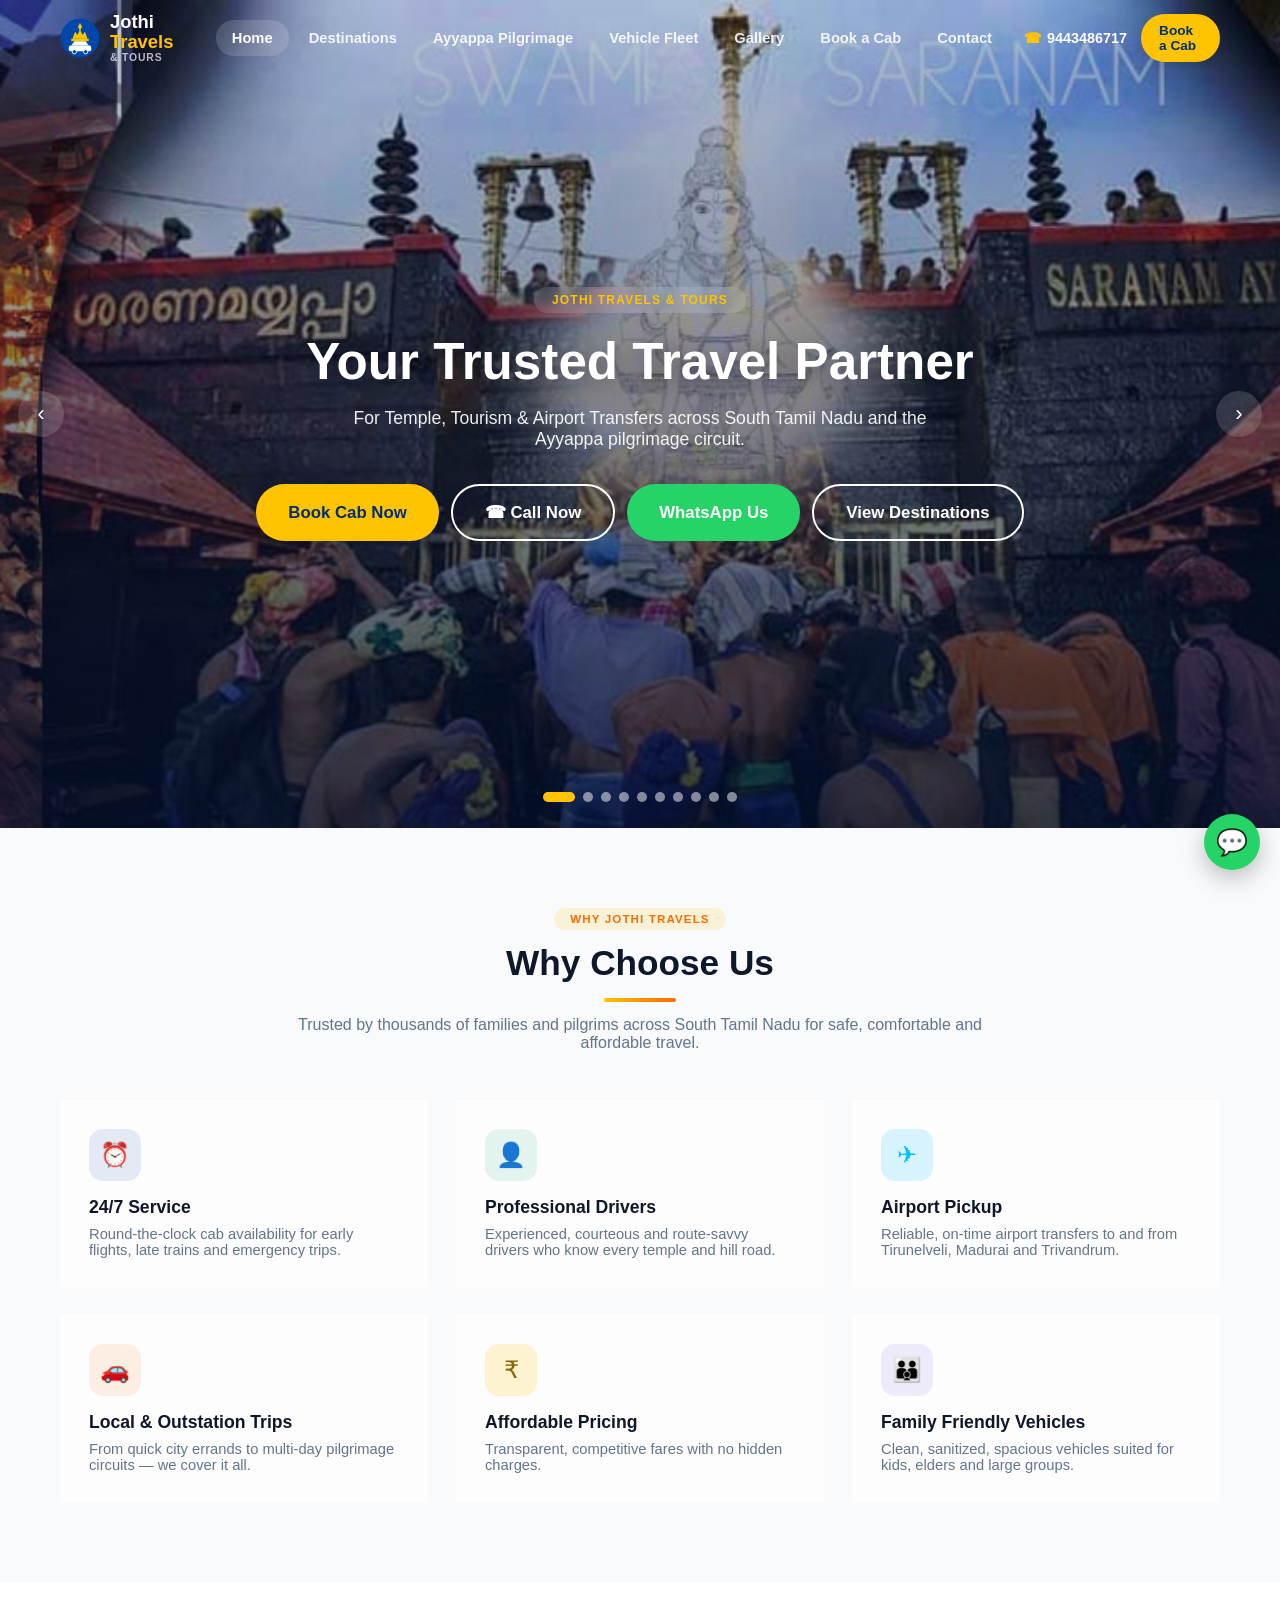
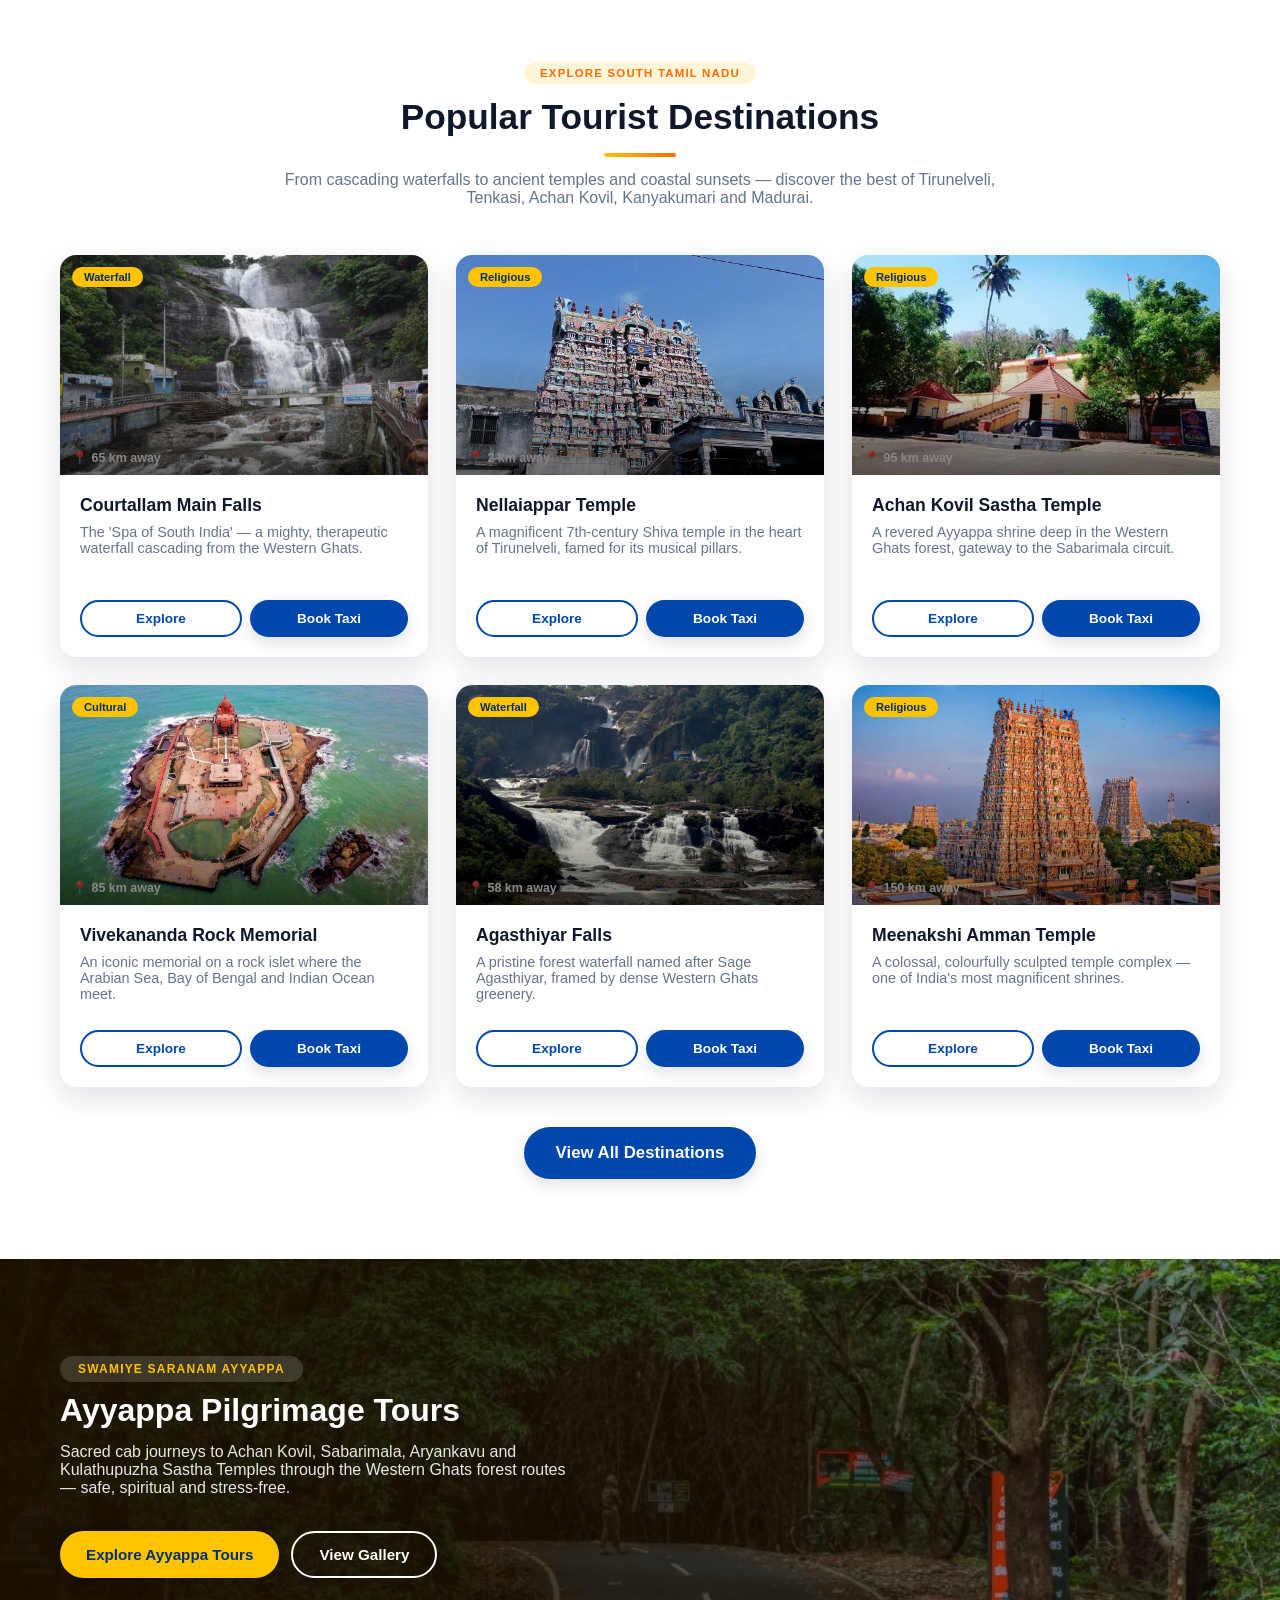
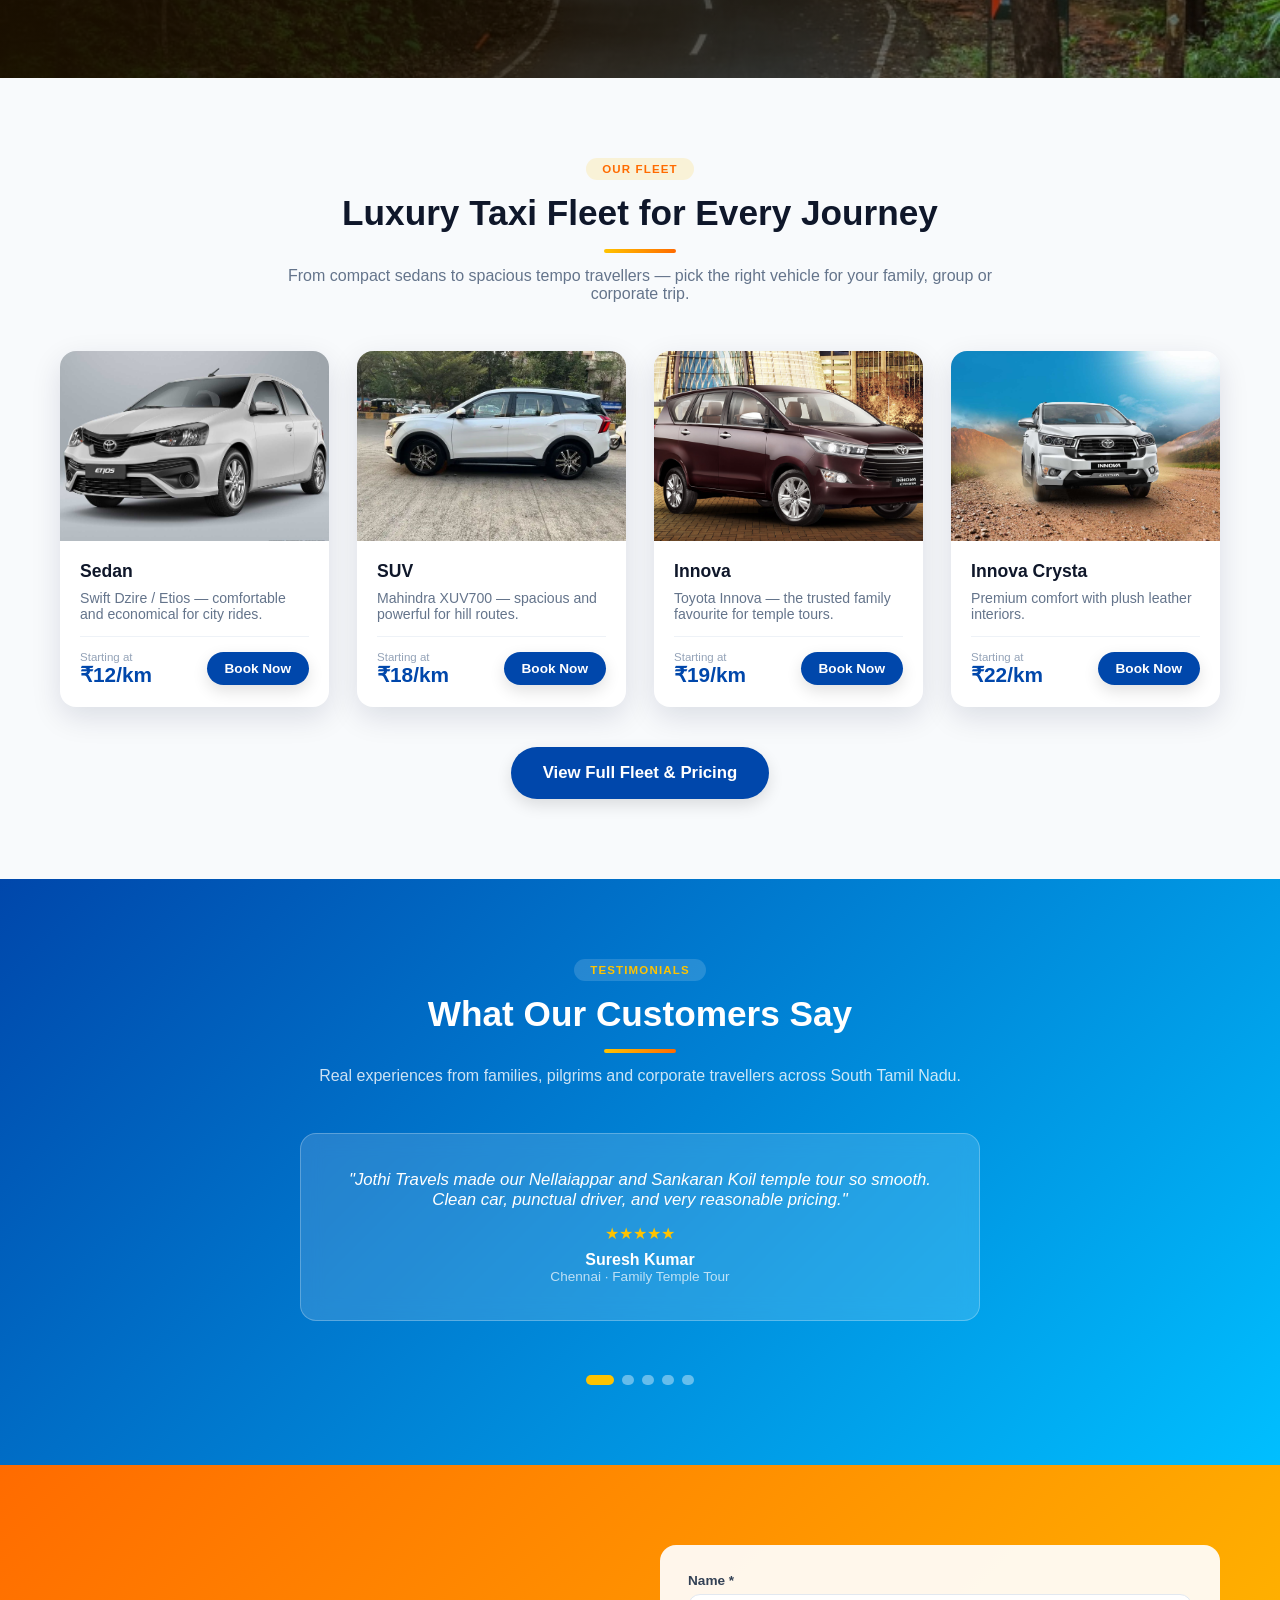
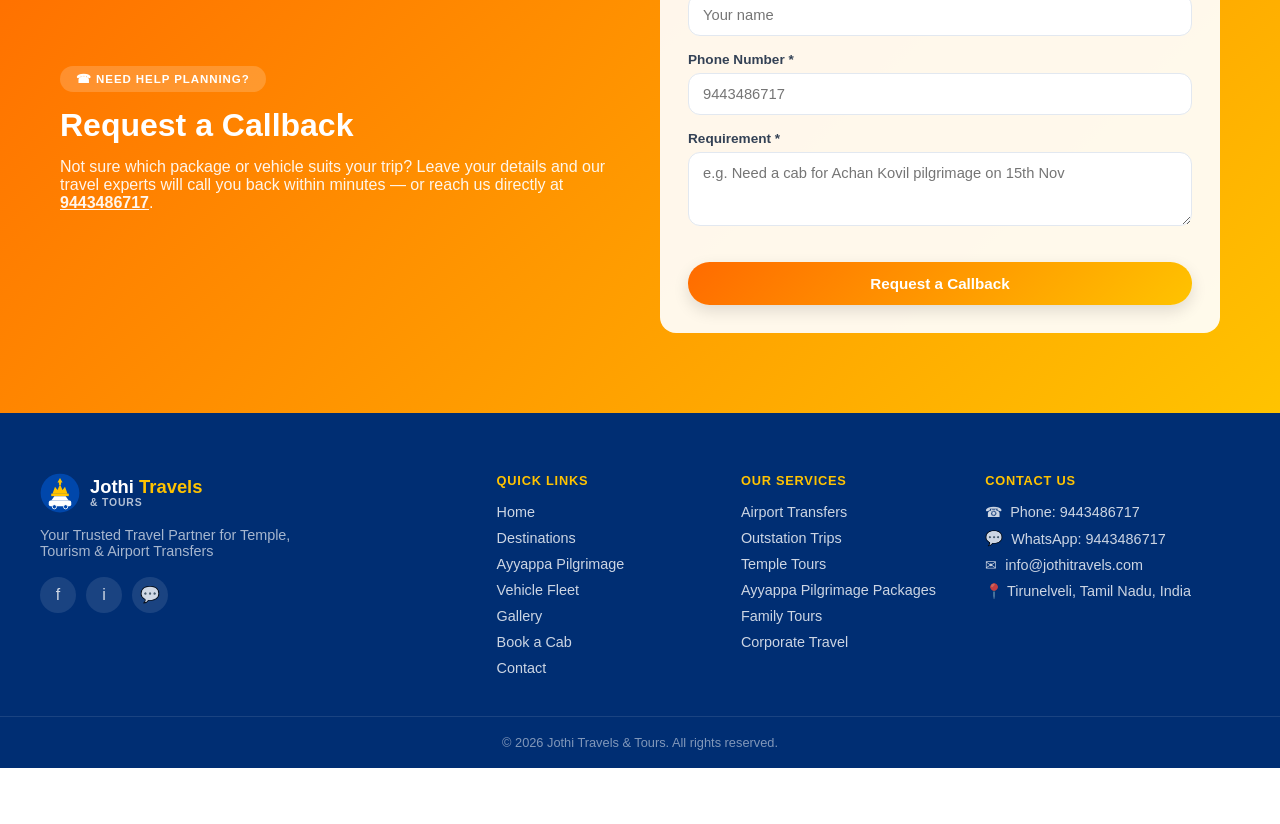
<file: index.html>
<!DOCTYPE html>
<html lang="en">
<head>
<meta charset="UTF-8">
<meta name="viewport" content="width=device-width, initial-scale=1.0">
<title>Jothi Travels & Tours | Tirunelveli Taxi & Ayyappa Pilgrimage Cabs</title>
<meta name="description" content="Jothi Travels & Tours — Tirunelveli taxi & cab booking for temple tours, Ayyappa pilgrimage, Courtallam, Tenkasi, Kanyakumari and airport transfers. Book instantly on WhatsApp.">
<link rel="icon" href="data:image/svg+xml,<svg xmlns=%22http://www.w3.org/2000/svg%22 viewBox=%220 0 64 64%22><circle cx=%2232%22 cy=%2232%22 r=%2231%22 fill=%22%230047AB%22/></svg>">
<link rel="stylesheet" href="css/style.css">
</head>
<body class="page-home">

<!-- ===== Header ===== -->
<header class="site-header">
  <div class="container">
    <a href="index.html" class="logo">
      <svg viewBox="0 0 64 64" xmlns="http://www.w3.org/2000/svg" aria-hidden="true">
        <circle cx="32" cy="32" r="31" fill="#0047AB"/>
        <path d="M32 8 L36 15 H28 Z" fill="#FFC300"/>
        <rect x="30.3" y="14" width="3.4" height="5" fill="#FFC300"/>
        <path d="M20 33 L24 22 L28 27 L32 18 L36 27 L40 22 L44 33 Z" fill="#FFC300"/>
        <rect x="18" y="33" width="28" height="4" fill="#FFC300"/>
        <g transform="translate(14,38)">
          <rect x="0" y="6" width="36" height="9" rx="3" fill="#ffffff"/>
          <path d="M4 6 L9 -1 H27 L32 6 Z" fill="#ffffff"/>
          <circle cx="9" cy="16" r="3.4" fill="#0047AB" stroke="#fff" stroke-width="1.4"/>
          <circle cx="27" cy="16" r="3.4" fill="#0047AB" stroke="#fff" stroke-width="1.4"/>
        </g>
      </svg>
      <div class="logo-text">
        <div class="name">Jothi<span> Travels</span></div>
        <div class="sub">&amp; Tours</div>
      </div>
    </a>
    <nav class="main-nav">
      <a href="index.html" class="active">Home</a>
      <a href="destinations.html">Destinations</a>
      <a href="ayyappa-pilgrimage.html">Ayyappa Pilgrimage</a>
      <a href="fleet.html">Vehicle Fleet</a>
      <a href="gallery.html">Gallery</a>
      <a href="booking.html">Book a Cab</a>
      <a href="contact.html">Contact</a>
    </nav>
    <div class="header-actions">
      <a class="header-phone" href="tel:+919443486717"><span class="dot">&#9742;</span> 9443486717</a>
      <a class="btn btn-gold btn-sm" href="booking.html">Book a Cab</a>
    </div>
    <button class="nav-toggle" aria-label="Toggle navigation">&#9776;</button>
  </div>
  <nav class="mobile-nav">
    <a href="index.html">Home</a>
    <a href="destinations.html">Destinations</a>
    <a href="ayyappa-pilgrimage.html">Ayyappa Pilgrimage</a>
    <a href="fleet.html">Vehicle Fleet</a>
    <a href="gallery.html">Gallery</a>
    <a href="booking.html">Book a Cab</a>
    <a href="contact.html">Contact</a>
  </nav>
</header>

<!-- ===== Hero Slider ===== -->
<section class="hero-slider">
  <div class="hero-slide active"><img src="images/ayyappa-pilgrimage/sabarimala-collage-banner.jpg" alt="Courtallam Falls"></div>
  <div class="hero-slide"><img src="images/destinations/nellaiappar-temple-2.jpg" alt="Nellaiappar Temple"></div>
  <div class="hero-slide"><img src="images/ayyappa-pilgrimage/achan-kovil-sastha-temple.jpg" alt="Achan Kovil Sastha Temple"></div>
  <div class="hero-slide"><img src="images/destinations/sunrise-point-kanyakumari.jpg" alt="Kanyakumari Sunrise"></div>
  <div class="hero-slide"><img src="images/destinations/papanasam-falls.jpg" alt="Papanasam Dam"></div>
  <div class="hero-slide"><img src="images/destinations/agasthiyar-falls.jpg" alt="Agasthiyar Falls"></div>
  <div class="hero-slide"><img src="images/destinations/thenmala.jpg" alt="Thenmala Forest"></div>
  <div class="hero-slide"><img src="images/fleet/innova-crysta.jpg" alt="Luxury Taxi Fleet"></div>
  <div class="hero-slide"><img src="images/ayyappa-pilgrimage/sabarimala-temple.jpg" alt="Ayyappa Pilgrimage Route"></div>
  <div class="hero-slide"><img src="images/destinations/western-ghats-trekking-routes.jpg" alt="Western Ghats Aerial View"></div>

  <div class="hero-content">
    <span class="hero-eyebrow">Jothi Travels &amp; Tours</span>
    <h1 class="hero-title">Your Trusted Travel Partner</h1>
    <p class="hero-subtitle">For Temple, Tourism &amp; Airport Transfers across South Tamil Nadu and the Ayyappa pilgrimage circuit.</p>
    <div class="hero-actions">
      <a href="booking.html" class="btn btn-gold btn-lg">Book Cab Now</a>
      <a href="tel:+919443486717" class="btn btn-outline btn-lg">&#9742; Call Now</a>
      <a href="https://wa.me/919443486717?text=Hello%2C%20I%20would%20like%20to%20book%20a%20cab." target="_blank" rel="noopener" class="btn btn-whatsapp btn-lg">WhatsApp Us</a>
      <a href="destinations.html" class="btn btn-outline btn-lg">View Destinations</a>
    </div>
  </div>
  <button class="hero-arrow prev" aria-label="Previous slide">&#8249;</button>
  <button class="hero-arrow next" aria-label="Next slide">&#8250;</button>
  <div class="hero-dots"></div>
</section>

<!-- ===== Why Choose Us ===== -->
<section class="section-alt">
  <div class="container">
    <div class="section-heading reveal">
      <span class="eyebrow">Why Jothi Travels</span>
      <h2>Why Choose Us</h2>
      <p>Trusted by thousands of families and pilgrims across South Tamil Nadu for safe, comfortable and affordable travel.</p>
    </div>
    <div class="grid grid-3">
      <div class="icon-card reveal">
        <div class="icon-box" style="background:rgba(0,71,171,.1);color:#0047AB;">&#9200;</div>
        <h3>24/7 Service</h3>
        <p>Round-the-clock cab availability for early flights, late trains and emergency trips.</p>
      </div>
      <div class="icon-card reveal">
        <div class="icon-box" style="background:rgba(0,168,107,.1);color:#00A86B;">&#128100;</div>
        <h3>Professional Drivers</h3>
        <p>Experienced, courteous and route-savvy drivers who know every temple and hill road.</p>
      </div>
      <div class="icon-card reveal">
        <div class="icon-box" style="background:rgba(0,191,255,.15);color:#00BFFF;">&#9992;</div>
        <h3>Airport Pickup</h3>
        <p>Reliable, on-time airport transfers to and from Tirunelveli, Madurai and Trivandrum.</p>
      </div>
      <div class="icon-card reveal">
        <div class="icon-box" style="background:rgba(255,107,0,.1);color:#FF6B00;">&#128663;</div>
        <h3>Local &amp; Outstation Trips</h3>
        <p>From quick city errands to multi-day pilgrimage circuits — we cover it all.</p>
      </div>
      <div class="icon-card reveal">
        <div class="icon-box" style="background:rgba(255,195,0,.18);color:#8a6400;">&#8377;</div>
        <h3>Affordable Pricing</h3>
        <p>Transparent, competitive fares with no hidden charges.</p>
      </div>
      <div class="icon-card reveal">
        <div class="icon-box" style="background:rgba(124,107,214,.12);color:#7c6bd6;">&#128106;</div>
        <h3>Family Friendly Vehicles</h3>
        <p>Clean, sanitized, spacious vehicles suited for kids, elders and large groups.</p>
      </div>
    </div>
  </div>
</section>

<!-- ===== Featured Destinations ===== -->
<section>
  <div class="container">
    <div class="section-heading reveal">
      <span class="eyebrow">Explore South Tamil Nadu</span>
      <h2>Popular Tourist Destinations</h2>
      <p>From cascading waterfalls to ancient temples and coastal sunsets — discover the best of Tirunelveli, Tenkasi, Achan Kovil, Kanyakumari and Madurai.</p>
    </div>
    <div class="grid grid-3">
      <div class="card dest-card reveal">
        <div class="dest-img"><img src="images/destinations/courtallam-main-falls.jpg" alt="Courtallam Main Falls"><span class="dest-badge">Waterfall</span><span class="dest-distance">&#128205; 65 km away</span></div>
        <div class="dest-body">
          <h3>Courtallam Main Falls</h3>
          <p>The 'Spa of South India' — a mighty, therapeutic waterfall cascading from the Western Ghats.</p>
          <div class="dest-actions"><a href="destinations.html#courtallam-main-falls" class="btn btn-outline-blue btn-sm">Explore</a><a href="booking.html?destination=Courtallam%20Main%20Falls" class="btn btn-blue btn-sm">Book Taxi</a></div>
        </div>
      </div>
      <div class="card dest-card reveal">
        <div class="dest-img"><img src="images/destinations/nellaiappar-temple-1.jpg" alt="Nellaiappar Temple"><span class="dest-badge">Religious</span><span class="dest-distance">&#128205; 2 km away</span></div>
        <div class="dest-body">
          <h3>Nellaiappar Temple</h3>
          <p>A magnificent 7th-century Shiva temple in the heart of Tirunelveli, famed for its musical pillars.</p>
          <div class="dest-actions"><a href="destinations.html#nellaiappar-temple" class="btn btn-outline-blue btn-sm">Explore</a><a href="booking.html?destination=Nellaiappar%20Temple" class="btn btn-blue btn-sm">Book Taxi</a></div>
        </div>
      </div>
      <div class="card dest-card reveal">
        <div class="dest-img"><img src="images/ayyappa-pilgrimage/achan-kovil-sastha-temple.jpg" alt="Achan Kovil Sastha Temple"><span class="dest-badge">Religious</span><span class="dest-distance">&#128205; 95 km away</span></div>
        <div class="dest-body">
          <h3>Achan Kovil Sastha Temple</h3>
          <p>A revered Ayyappa shrine deep in the Western Ghats forest, gateway to the Sabarimala circuit.</p>
          <div class="dest-actions"><a href="destinations.html#achan-kovil-sastha-temple" class="btn btn-outline-blue btn-sm">Explore</a><a href="booking.html?destination=Achan%20Kovil%20Sastha%20Temple" class="btn btn-blue btn-sm">Book Taxi</a></div>
        </div>
      </div>
      <div class="card dest-card reveal">
        <div class="dest-img"><img src="images/destinations/vivekananda-rock.jpg" alt="Vivekananda Rock Memorial"><span class="dest-badge">Cultural</span><span class="dest-distance">&#128205; 85 km away</span></div>
        <div class="dest-body">
          <h3>Vivekananda Rock Memorial</h3>
          <p>An iconic memorial on a rock islet where the Arabian Sea, Bay of Bengal and Indian Ocean meet.</p>
          <div class="dest-actions"><a href="destinations.html#vivekananda-rock" class="btn btn-outline-blue btn-sm">Explore</a><a href="booking.html?destination=Vivekananda%20Rock%20Memorial" class="btn btn-blue btn-sm">Book Taxi</a></div>
        </div>
      </div>
      <div class="card dest-card reveal">
        <div class="dest-img"><img src="images/destinations/agasthiyar-falls.jpg" alt="Agasthiyar Falls"><span class="dest-badge">Waterfall</span><span class="dest-distance">&#128205; 58 km away</span></div>
        <div class="dest-body">
          <h3>Agasthiyar Falls</h3>
          <p>A pristine forest waterfall named after Sage Agasthiyar, framed by dense Western Ghats greenery.</p>
          <div class="dest-actions"><a href="destinations.html#agasthiyar-falls" class="btn btn-outline-blue btn-sm">Explore</a><a href="booking.html?destination=Agasthiyar%20Falls" class="btn btn-blue btn-sm">Book Taxi</a></div>
        </div>
      </div>
      <div class="card dest-card reveal">
        <div class="dest-img"><img src="images/destinations/meenakshi-temple.jpg" alt="Meenakshi Amman Temple"><span class="dest-badge">Religious</span><span class="dest-distance">&#128205; 150 km away</span></div>
        <div class="dest-body">
          <h3>Meenakshi Amman Temple</h3>
          <p>A colossal, colourfully sculpted temple complex — one of India's most magnificent shrines.</p>
          <div class="dest-actions"><a href="destinations.html#meenakshi-temple" class="btn btn-outline-blue btn-sm">Explore</a><a href="booking.html?destination=Meenakshi%20Amman%20Temple" class="btn btn-blue btn-sm">Book Taxi</a></div>
        </div>
      </div>
    </div>
    <div class="text-center mt-40"><a href="destinations.html" class="btn btn-blue btn-lg">View All Destinations</a></div>
  </div>
</section>

<!-- ===== Ayyappa Teaser ===== -->
<section class="teaser-banner">
  <img src="images/destinations/achan-kovil-forest-trails.jpg" alt="Ayyappa Pilgrimage — Achan Kovil forest temple route">
  <div class="container">
    <div class="teaser-content reveal">
      <span class="hero-eyebrow">Swamiye Saranam Ayyappa</span>
      <h2>Ayyappa Pilgrimage Tours</h2>
      <p>Sacred cab journeys to Achan Kovil, Sabarimala, Aryankavu and Kulathupuzha Sastha Temples through the Western Ghats forest routes — safe, spiritual and stress-free.</p>
      <div class="hero-actions" style="justify-content:flex-start;">
        <a href="ayyappa-pilgrimage.html" class="btn btn-gold">Explore Ayyappa Tours</a>
        <a href="gallery.html?category=Ayyappa%20Pilgrimage" class="btn btn-outline">View Gallery</a>
      </div>
    </div>
  </div>
</section>

<!-- ===== Vehicle Fleet Preview ===== -->
<section class="section-alt">
  <div class="container">
    <div class="section-heading reveal">
      <span class="eyebrow">Our Fleet</span>
      <h2>Luxury Taxi Fleet for Every Journey</h2>
      <p>From compact sedans to spacious tempo travellers — pick the right vehicle for your family, group or corporate trip.</p>
    </div>
    <div class="grid grid-4">
      <div class="card vehicle-card reveal">
        <div class="v-img"><img src="images/fleet/sedan-etios.jpg" alt="Sedan"></div>
        <div class="v-body">
          <h3>Sedan</h3>
          <p class="v-desc">Swift Dzire / Etios — comfortable and economical for city rides.</p>
          <div class="v-price-row"><div><div class="price-label">Starting at</div><div class="price">&#8377;12/km</div></div><a href="booking.html?vehicle=Sedan" class="btn btn-blue btn-sm">Book Now</a></div>
        </div>
      </div>
      <div class="card vehicle-card reveal">
        <div class="v-img"><img src="images/fleet/suv-xuv700.jpg" alt="SUV"></div>
        <div class="v-body">
          <h3>SUV</h3>
          <p class="v-desc">Mahindra XUV700 — spacious and powerful for hill routes.</p>
          <div class="v-price-row"><div><div class="price-label">Starting at</div><div class="price">&#8377;18/km</div></div><a href="booking.html?vehicle=SUV" class="btn btn-blue btn-sm">Book Now</a></div>
        </div>
      </div>
      <div class="card vehicle-card reveal">
        <div class="v-img"><img src="images/fleet/innova.jpg" alt="Innova"></div>
        <div class="v-body">
          <h3>Innova</h3>
          <p class="v-desc">Toyota Innova — the trusted family favourite for temple tours.</p>
          <div class="v-price-row"><div><div class="price-label">Starting at</div><div class="price">&#8377;19/km</div></div><a href="booking.html?vehicle=Innova" class="btn btn-blue btn-sm">Book Now</a></div>
        </div>
      </div>
      <div class="card vehicle-card reveal">
        <div class="v-img"><img src="images/fleet/innova-crysta.jpg" alt="Innova Crysta"></div>
        <div class="v-body">
          <h3>Innova Crysta</h3>
          <p class="v-desc">Premium comfort with plush leather interiors.</p>
          <div class="v-price-row"><div><div class="price-label">Starting at</div><div class="price">&#8377;22/km</div></div><a href="booking.html?vehicle=Innova%20Crysta" class="btn btn-blue btn-sm">Book Now</a></div>
        </div>
      </div>
    </div>
    <div class="text-center mt-40"><a href="fleet.html" class="btn btn-blue btn-lg">View Full Fleet &amp; Pricing</a></div>
  </div>
</section>

<!-- ===== Testimonials ===== -->
<section class="testimonial-section">
  <div class="container">
    <div class="section-heading reveal">
      <span class="eyebrow" style="background:rgba(255,255,255,.15);color:#FFC300;">Testimonials</span>
      <h2 style="color:#fff;">What Our Customers Say</h2>
      <p style="color:rgba(255,255,255,.8);">Real experiences from families, pilgrims and corporate travellers across South Tamil Nadu.</p>
    </div>
    <div class="testimonial-track">
      <div class="testimonial-slide active">
        <p class="quote">"Jothi Travels made our Nellaiappar and Sankaran Koil temple tour so smooth. Clean car, punctual driver, and very reasonable pricing."</p>
        <div class="testimonial-stars">&#9733;&#9733;&#9733;&#9733;&#9733;</div>
        <div class="name">Suresh Kumar</div>
        <div class="meta">Chennai &middot; Family Temple Tour</div>
      </div>
      <div class="testimonial-slide">
        <p class="quote">"Booked the Achan Kovil Ayyappa package for my family. The driver knew every route through the Western Ghats."</p>
        <div class="testimonial-stars">&#9733;&#9733;&#9733;&#9733;&#9733;</div>
        <div class="name">Priya Ramesh</div>
        <div class="meta">Bengaluru &middot; Ayyappa Pilgrimage</div>
      </div>
      <div class="testimonial-slide">
        <p class="quote">"Reliable airport pickup from Tirunelveli at 4 AM — the driver was already waiting when we landed. Highly recommend!"</p>
        <div class="testimonial-stars">&#9733;&#9733;&#9733;&#9733;&#9733;</div>
        <div class="name">Arun Vijay</div>
        <div class="meta">Madurai &middot; Airport Transfer</div>
      </div>
      <div class="testimonial-slide">
        <p class="quote">"Our Courtallam-Thenmala-Palaruvi circuit was perfectly planned. Great vehicle, great value for a 2-day trip."</p>
        <div class="testimonial-stars">&#9733;&#9733;&#9733;&#9733;</div>
        <div class="name">Lakshmi Narayanan</div>
        <div class="meta">Tirunelveli &middot; Kerala Package</div>
      </div>
      <div class="testimonial-slide">
        <p class="quote">"The Tempo Traveller was spacious and comfortable for our 12-member family trip to Kanyakumari. Will book again!"</p>
        <div class="testimonial-stars">&#9733;&#9733;&#9733;&#9733;&#9733;</div>
        <div class="name">Divya &amp; Family</div>
        <div class="meta">Coimbatore &middot; Family Tour</div>
      </div>
    </div>
    <div class="testimonial-dots"></div>
  </div>
</section>

<!-- ===== Callback CTA ===== -->
<section class="cta-section">
  <div class="container cta-layout">
    <div class="reveal">
      <span class="cta-badge">&#9742; Need Help Planning?</span>
      <h2>Request a Callback</h2>
      <p>Not sure which package or vehicle suits your trip? Leave your details and our travel experts will call you back within minutes — or reach us directly at <a href="tel:+919443486717">9443486717</a>.</p>
    </div>
    <div class="cta-form-card reveal">
      <form class="callback-form" autocomplete="off">
        <div class="form-grid">
          <div><label>Name *</label><input type="text" name="name" placeholder="Your name" required></div>
          <div><label>Phone Number *</label><input type="tel" name="phone" placeholder="9443486717" required></div>
          <div><label>Requirement *</label><textarea name="requirement" rows="3" placeholder="e.g. Need a cab for Achan Kovil pilgrimage on 15th Nov" required></textarea></div>
          <div class="form-error"></div>
          <button type="submit" class="btn btn-sunset btn-block">Request a Callback</button>
        </div>
      </form>
      <div class="form-success" style="display:none;">
        <div class="check">&#10003;</div>
        <h3>Request Sent!</h3>
        <p>We'll call you back shortly. WhatsApp has been opened to notify our team instantly.</p>
      </div>
    </div>
  </div>
</section>

<!-- ===== Footer ===== -->
<footer class="site-footer">
  <div class="container footer-grid">
    <div>
      <div class="logo">
        <svg viewBox="0 0 64 64" width="40" height="40" xmlns="http://www.w3.org/2000/svg" aria-hidden="true">
          <circle cx="32" cy="32" r="31" fill="#0047AB"/>
          <path d="M32 8 L36 15 H28 Z" fill="#FFC300"/>
          <rect x="30.3" y="14" width="3.4" height="5" fill="#FFC300"/>
          <path d="M20 33 L24 22 L28 27 L32 18 L36 27 L40 22 L44 33 Z" fill="#FFC300"/>
          <rect x="18" y="33" width="28" height="4" fill="#FFC300"/>
          <g transform="translate(14,38)"><rect x="0" y="6" width="36" height="9" rx="3" fill="#ffffff"/><path d="M4 6 L9 -1 H27 L32 6 Z" fill="#ffffff"/><circle cx="9" cy="16" r="3.4" fill="#0047AB" stroke="#fff" stroke-width="1.4"/><circle cx="27" cy="16" r="3.4" fill="#0047AB" stroke="#fff" stroke-width="1.4"/></g>
        </svg>
        <div class="logo-text"><div class="name">Jothi<span> Travels</span></div><div class="sub">&amp; Tours</div></div>
      </div>
      <p class="footer-tagline">Your Trusted Travel Partner for Temple, Tourism &amp; Airport Transfers</p>
      <div class="footer-social">
        <a href="#" aria-label="Facebook">f</a>
        <a href="#" aria-label="Instagram">i</a>
        <a href="https://wa.me/919443486717" target="_blank" rel="noopener" aria-label="WhatsApp">&#128172;</a>
      </div>
    </div>
    <div>
      <h4>Quick Links</h4>
      <ul>
        <li><a href="index.html">Home</a></li>
        <li><a href="destinations.html">Destinations</a></li>
        <li><a href="ayyappa-pilgrimage.html">Ayyappa Pilgrimage</a></li>
        <li><a href="fleet.html">Vehicle Fleet</a></li>
        <li><a href="gallery.html">Gallery</a></li>
        <li><a href="booking.html">Book a Cab</a></li>
        <li><a href="contact.html">Contact</a></li>
      </ul>
    </div>
    <div>
      <h4>Our Services</h4>
      <ul>
        <li>Airport Transfers</li>
        <li>Outstation Trips</li>
        <li>Temple Tours</li>
        <li>Ayyappa Pilgrimage Packages</li>
        <li>Family Tours</li>
        <li>Corporate Travel</li>
      </ul>
    </div>
    <div>
      <h4>Contact Us</h4>
      <ul>
        <li class="footer-contact-item">&#9742; <a href="tel:+919443486717">Phone: 9443486717</a></li>
        <li class="footer-contact-item">&#128172; <a href="https://wa.me/919443486717" target="_blank" rel="noopener">WhatsApp: 9443486717</a></li>
        <li class="footer-contact-item">&#9993; <a href="mailto:info@jothitravels.com">info@jothitravels.com</a></li>
        <li class="footer-contact-item">&#128205; Tirunelveli, Tamil Nadu, India</li>
      </ul>
    </div>
  </div>
  <div class="footer-bottom">&copy; <span id="year"></span> Jothi Travels &amp; Tours. All rights reserved.</div>
</footer>

<!-- ===== Floating Buttons ===== -->
<a class="whatsapp-float" href="https://wa.me/919443486717?text=Hello%2C%20I%20would%20like%20to%20book%20a%20cab." target="_blank" rel="noopener" aria-label="Chat on WhatsApp">&#128172;</a>
<div class="sticky-bar">
  <a class="call" href="tel:+919443486717">&#9742;<span>Call Now</span></a>
  <a class="wa" href="https://wa.me/919443486717?text=Hello%2C%20I%20would%20like%20to%20book%20a%20cab." target="_blank" rel="noopener">&#128172;<span>WhatsApp</span></a>
  <a class="book" href="booking.html">&#128197;<span>Book Now</span></a>
</div>

<script src="js/main.js"></script>
<script>document.getElementById('year').textContent = new Date().getFullYear();</script>
</body>
</html>
</file>
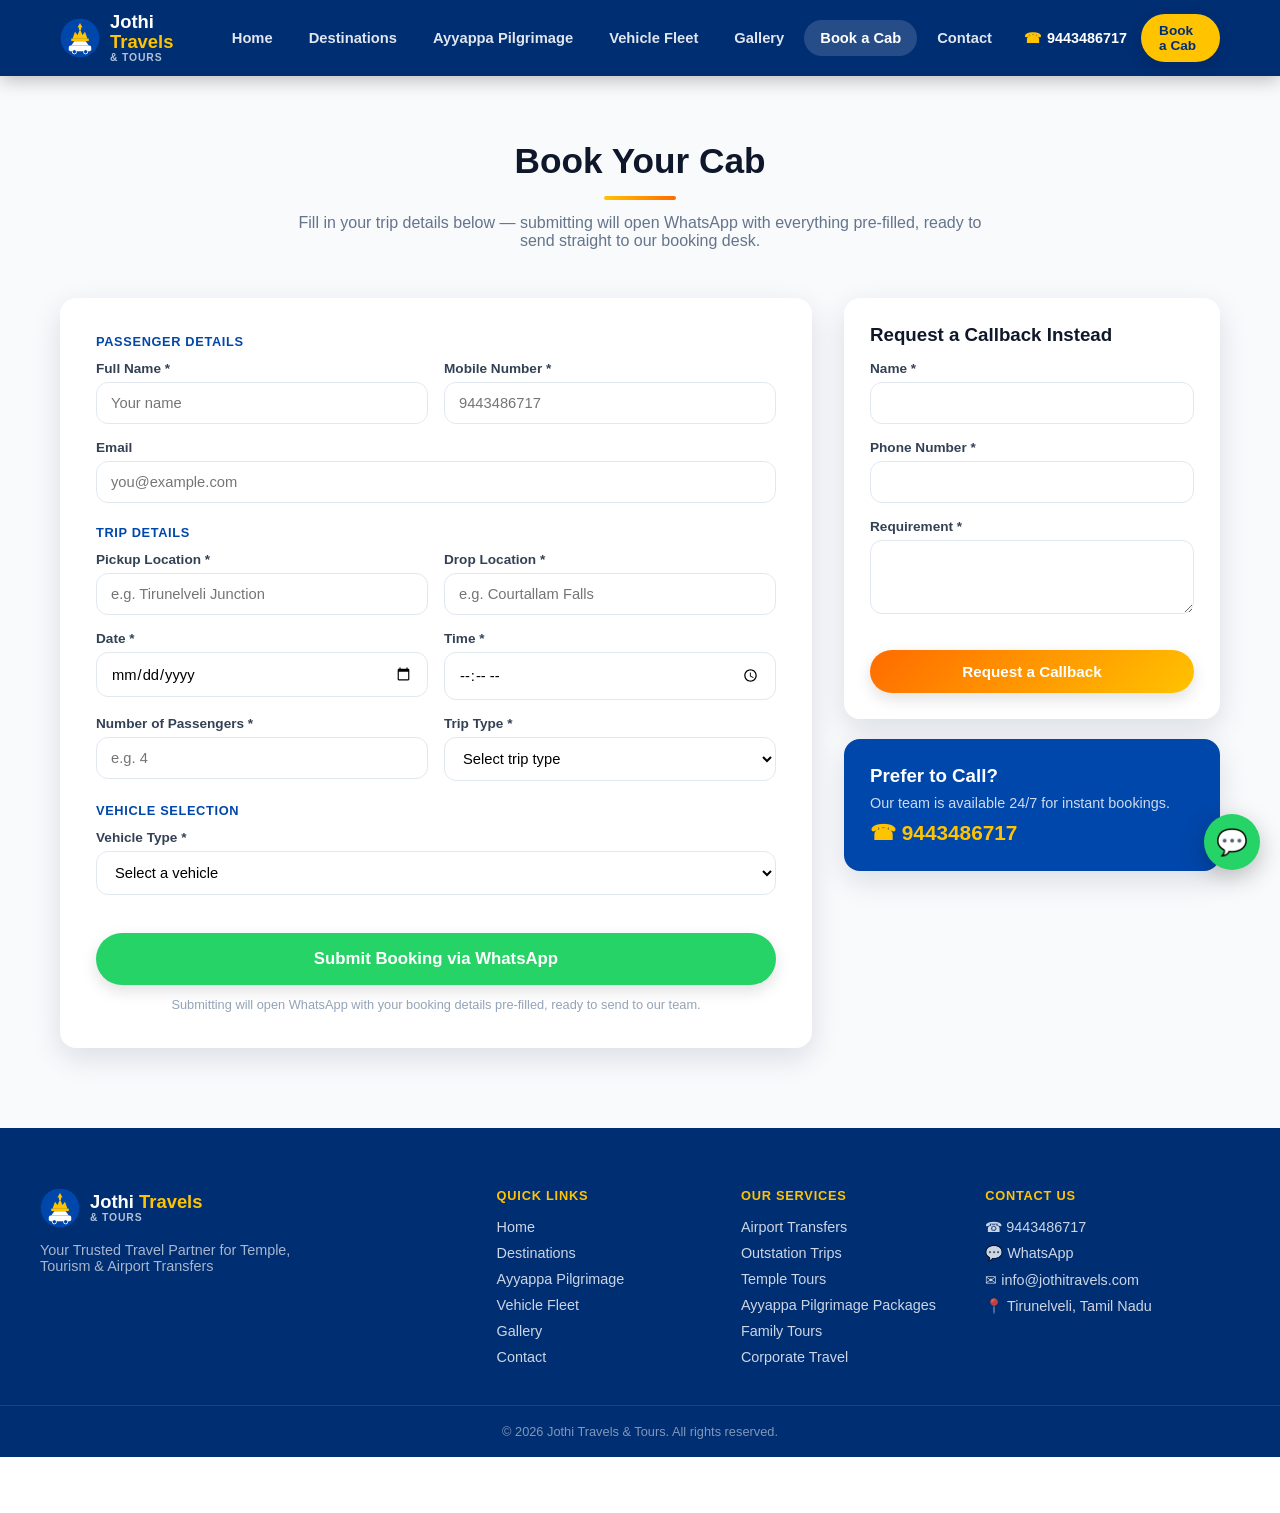
<file: booking.html>
<!DOCTYPE html>
<html lang="en">
<head>
<meta charset="UTF-8">
<meta name="viewport" content="width=device-width, initial-scale=1.0">
<title>Book a Cab | Jothi Travels & Tours</title>
<meta name="description" content="Book your Tirunelveli taxi online — sedans, SUVs, Innova, Crysta and Tempo Travellers for temple tours, pilgrimages, airport transfers and outstation trips.">
<link rel="stylesheet" href="css/style.css">
</head>
<body>

<header class="site-header solid">
  <div class="container">
    <a href="index.html" class="logo">
      <svg viewBox="0 0 64 64" xmlns="http://www.w3.org/2000/svg" aria-hidden="true">
        <circle cx="32" cy="32" r="31" fill="#0047AB"/><path d="M32 8 L36 15 H28 Z" fill="#FFC300"/><rect x="30.3" y="14" width="3.4" height="5" fill="#FFC300"/><path d="M20 33 L24 22 L28 27 L32 18 L36 27 L40 22 L44 33 Z" fill="#FFC300"/><rect x="18" y="33" width="28" height="4" fill="#FFC300"/>
        <g transform="translate(14,38)"><rect x="0" y="6" width="36" height="9" rx="3" fill="#ffffff"/><path d="M4 6 L9 -1 H27 L32 6 Z" fill="#ffffff"/><circle cx="9" cy="16" r="3.4" fill="#0047AB" stroke="#fff" stroke-width="1.4"/><circle cx="27" cy="16" r="3.4" fill="#0047AB" stroke="#fff" stroke-width="1.4"/></g>
      </svg>
      <div class="logo-text"><div class="name">Jothi<span> Travels</span></div><div class="sub">&amp; Tours</div></div>
    </a>
    <nav class="main-nav">
      <a href="index.html">Home</a>
      <a href="destinations.html">Destinations</a>
      <a href="ayyappa-pilgrimage.html">Ayyappa Pilgrimage</a>
      <a href="fleet.html">Vehicle Fleet</a>
      <a href="gallery.html">Gallery</a>
      <a href="booking.html" class="active">Book a Cab</a>
      <a href="contact.html">Contact</a>
    </nav>
    <div class="header-actions">
      <a class="header-phone" href="tel:+919443486717"><span class="dot">&#9742;</span> 9443486717</a>
      <a class="btn btn-gold btn-sm" href="booking.html">Book a Cab</a>
    </div>
    <button class="nav-toggle" aria-label="Toggle navigation">&#9776;</button>
  </div>
  <nav class="mobile-nav">
    <a href="index.html">Home</a><a href="destinations.html">Destinations</a><a href="ayyappa-pilgrimage.html">Ayyappa Pilgrimage</a><a href="fleet.html">Vehicle Fleet</a><a href="gallery.html">Gallery</a><a href="booking.html">Book a Cab</a><a href="contact.html">Contact</a>
  </nav>
</header>

<section class="section-alt" style="padding-top:140px;">
  <div class="container">
    <div class="section-heading">
      <h2>Book Your Cab</h2>
      <p>Fill in your trip details below — submitting will open WhatsApp with everything pre-filled, ready to send straight to our booking desk.</p>
    </div>

    <div class="booking-layout">
      <div class="card" style="padding:36px;">
        <form id="booking-form" autocomplete="off">
          <div class="form-section-title">Passenger Details</div>
          <div class="form-row-2">
            <div><label>Full Name *</label><input type="text" name="name" placeholder="Your name" required></div>
            <div><label>Mobile Number *</label><input type="tel" name="mobile" placeholder="9443486717" required></div>
          </div>
          <div style="margin-top:16px;"><label>Email</label><input type="email" name="email" placeholder="you@example.com"></div>

          <div class="form-section-title">Trip Details</div>
          <div class="form-row-2">
            <div><label>Pickup Location *</label><input type="text" name="pickup" placeholder="e.g. Tirunelveli Junction" required></div>
            <div><label>Drop Location *</label><input type="text" name="destination" placeholder="e.g. Courtallam Falls" required></div>
            <div><label>Date *</label><input type="date" name="date" required></div>
            <div><label>Time *</label><input type="time" name="time" required></div>
            <div><label>Number of Passengers *</label><input type="number" name="passengers" min="1" max="40" placeholder="e.g. 4" required></div>
            <div>
              <label>Trip Type *</label>
              <select name="tripType" required>
                <option value="">Select trip type</option>
                <option>One Way</option>
                <option>Round Trip</option>
                <option>Airport Transfer</option>
                <option>Local Sightseeing</option>
                <option>Custom Tour</option>
              </select>
            </div>
          </div>

          <div class="form-section-title">Vehicle Selection</div>
          <label>Vehicle Type *</label>
          <select name="vehicle" required>
            <option value="">Select a vehicle</option>
            <option>Sedan</option>
            <option>SUV</option>
            <option>Innova</option>
            <option>Innova Crysta</option>
            <option>Ertiga</option>
            <option>Tempo Traveller 12 Seater</option>
            <option>Tempo Traveller 17 Seater</option>
            <option>Luxury Van</option>
          </select>

          <p class="form-error" id="booking-error" style="margin-top:16px;"></p>
          <button type="submit" class="btn btn-whatsapp btn-lg btn-block" style="margin-top:22px;">Submit Booking via WhatsApp</button>
          <p style="text-align:center;color:#94a3b8;font-size:0.8rem;margin-top:12px;">Submitting will open WhatsApp with your booking details pre-filled, ready to send to our team.</p>
        </form>
        <div class="form-success" id="booking-success" style="display:none;">
          <div class="check">&#10003;</div>
          <h3>Booking Request Sent!</h3>
          <p>We've opened WhatsApp with your booking details. Please tap send to confirm — our team will contact you shortly.</p>
        </div>
      </div>

      <div>
        <div class="side-card">
          <h3 style="margin-bottom:14px;">Request a Callback Instead</h3>
          <form class="callback-form" autocomplete="off">
            <div class="form-grid">
              <div><label>Name *</label><input type="text" name="name" required></div>
              <div><label>Phone Number *</label><input type="tel" name="phone" required></div>
              <div><label>Requirement *</label><textarea name="requirement" rows="3" required></textarea></div>
              <div class="form-error"></div>
              <button type="submit" class="btn btn-sunset btn-block">Request a Callback</button>
            </div>
          </form>
          <div class="form-success" style="display:none;">
            <div class="check">&#10003;</div>
            <h3>Request Sent!</h3>
            <p>We'll call you back shortly.</p>
          </div>
        </div>

        <div class="side-card blue">
          <h3>Prefer to Call?</h3>
          <p style="opacity:.8;margin-top:8px;font-size:.9rem;">Our team is available 24/7 for instant bookings.</p>
          <a href="tel:+919443486717">&#9742; 9443486717</a>
        </div>
      </div>
    </div>
  </div>
</section>

<footer class="site-footer">
  <div class="container footer-grid">
    <div>
      <div class="logo"><svg viewBox="0 0 64 64" width="40" height="40" xmlns="http://www.w3.org/2000/svg"><circle cx="32" cy="32" r="31" fill="#0047AB"/><path d="M32 8 L36 15 H28 Z" fill="#FFC300"/><rect x="30.3" y="14" width="3.4" height="5" fill="#FFC300"/><path d="M20 33 L24 22 L28 27 L32 18 L36 27 L40 22 L44 33 Z" fill="#FFC300"/><rect x="18" y="33" width="28" height="4" fill="#FFC300"/><g transform="translate(14,38)"><rect x="0" y="6" width="36" height="9" rx="3" fill="#ffffff"/><path d="M4 6 L9 -1 H27 L32 6 Z" fill="#ffffff"/><circle cx="9" cy="16" r="3.4" fill="#0047AB" stroke="#fff" stroke-width="1.4"/><circle cx="27" cy="16" r="3.4" fill="#0047AB" stroke="#fff" stroke-width="1.4"/></g></svg>
        <div class="logo-text"><div class="name">Jothi<span> Travels</span></div><div class="sub">&amp; Tours</div></div>
      </div>
      <p class="footer-tagline">Your Trusted Travel Partner for Temple, Tourism &amp; Airport Transfers</p>
    </div>
    <div><h4>Quick Links</h4><ul><li><a href="index.html">Home</a></li><li><a href="destinations.html">Destinations</a></li><li><a href="ayyappa-pilgrimage.html">Ayyappa Pilgrimage</a></li><li><a href="fleet.html">Vehicle Fleet</a></li><li><a href="gallery.html">Gallery</a></li><li><a href="contact.html">Contact</a></li></ul></div>
    <div><h4>Our Services</h4><ul><li>Airport Transfers</li><li>Outstation Trips</li><li>Temple Tours</li><li>Ayyappa Pilgrimage Packages</li><li>Family Tours</li><li>Corporate Travel</li></ul></div>
    <div><h4>Contact Us</h4><ul><li>&#9742; <a href="tel:+919443486717">9443486717</a></li><li>&#128172; <a href="https://wa.me/919443486717" target="_blank" rel="noopener">WhatsApp</a></li><li>&#9993; <a href="mailto:info@jothitravels.com">info@jothitravels.com</a></li><li>&#128205; Tirunelveli, Tamil Nadu</li></ul></div>
  </div>
  <div class="footer-bottom">&copy; <span id="year"></span> Jothi Travels &amp; Tours. All rights reserved.</div>
</footer>

<a class="whatsapp-float" href="https://wa.me/919443486717?text=Hello%2C%20I%20would%20like%20to%20book%20a%20cab." target="_blank" rel="noopener" aria-label="Chat on WhatsApp">&#128172;</a>
<div class="sticky-bar">
  <a class="call" href="tel:+919443486717">&#9742;<span>Call Now</span></a>
  <a class="wa" href="https://wa.me/919443486717?text=Hello%2C%20I%20would%20like%20to%20book%20a%20cab." target="_blank" rel="noopener">&#128172;<span>WhatsApp</span></a>
  <a class="book" href="booking.html">&#128197;<span>Book Now</span></a>
</div>

<script src="js/main.js"></script>
<script>document.getElementById('year').textContent = new Date().getFullYear();</script>
</body>
</html>
</file>
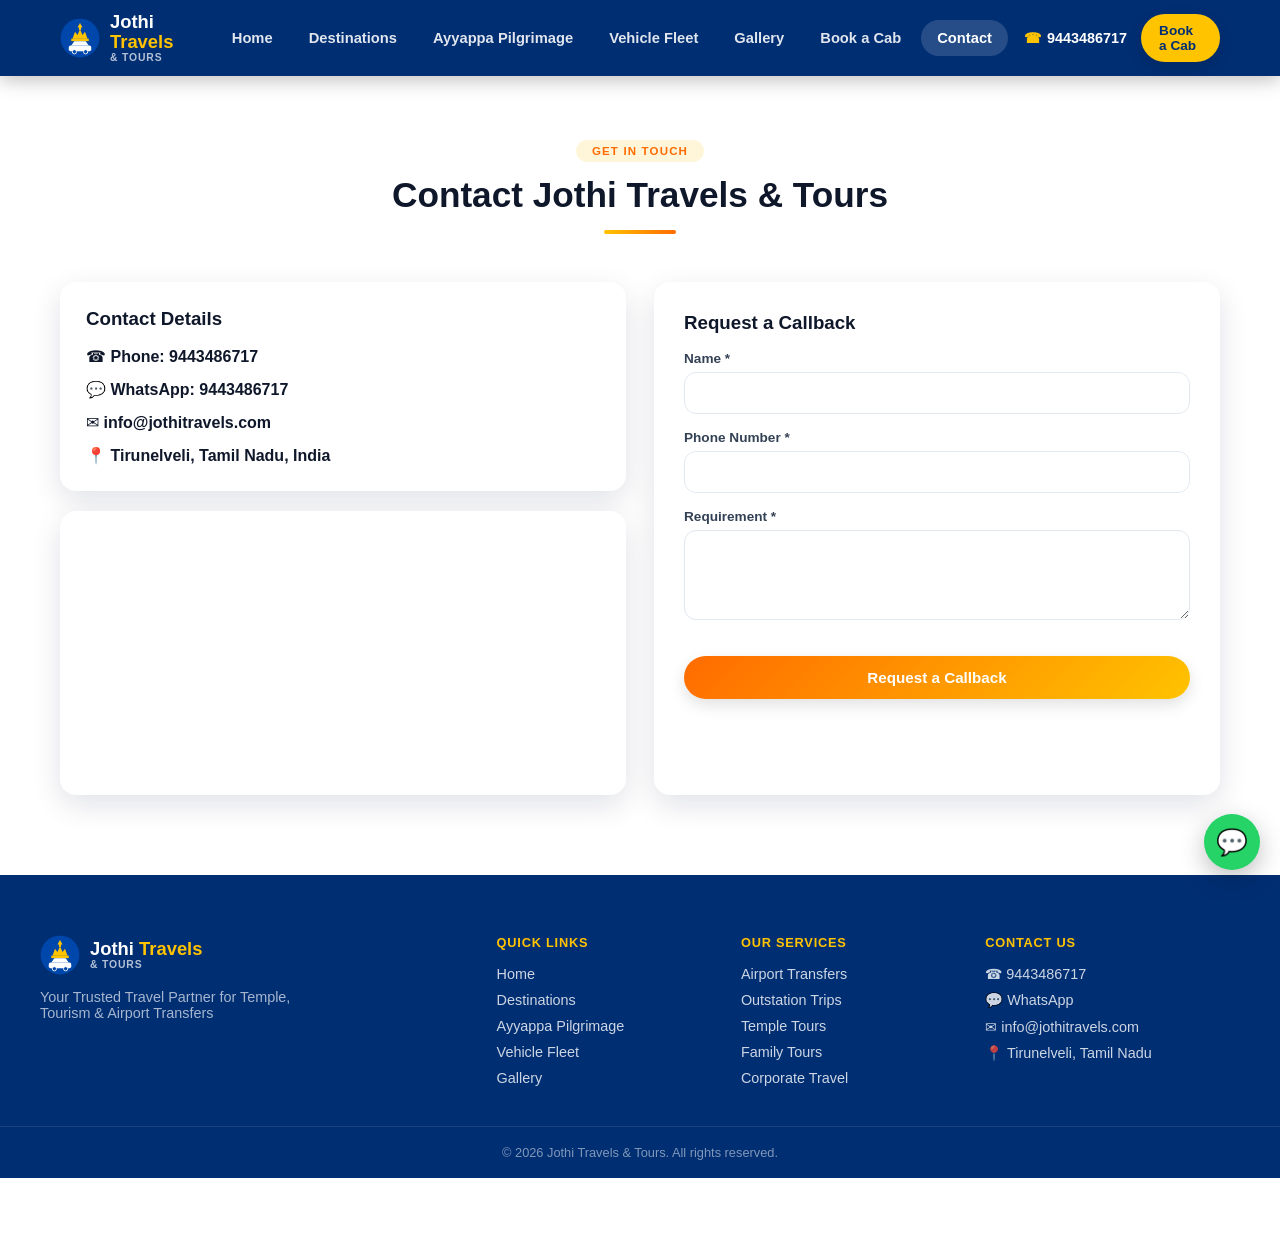
<file: contact.html>
<!DOCTYPE html>
<html lang="en">
<head>
<meta charset="UTF-8">
<meta name="viewport" content="width=device-width, initial-scale=1.0">
<title>Contact Us | Jothi Travels & Tours</title>
<meta name="description" content="Get in touch with Jothi Travels & Tours — call, WhatsApp or request a callback for your next trip.">
<link rel="stylesheet" href="css/style.css">
</head>
<body>

<header class="site-header solid">
  <div class="container">
    <a href="index.html" class="logo">
      <svg viewBox="0 0 64 64" xmlns="http://www.w3.org/2000/svg"><circle cx="32" cy="32" r="31" fill="#0047AB"/><path d="M32 8 L36 15 H28 Z" fill="#FFC300"/><rect x="30.3" y="14" width="3.4" height="5" fill="#FFC300"/><path d="M20 33 L24 22 L28 27 L32 18 L36 27 L40 22 L44 33 Z" fill="#FFC300"/><rect x="18" y="33" width="28" height="4" fill="#FFC300"/><g transform="translate(14,38)"><rect x="0" y="6" width="36" height="9" rx="3" fill="#ffffff"/><path d="M4 6 L9 -1 H27 L32 6 Z" fill="#ffffff"/><circle cx="9" cy="16" r="3.4" fill="#0047AB" stroke="#fff" stroke-width="1.4"/><circle cx="27" cy="16" r="3.4" fill="#0047AB" stroke="#fff" stroke-width="1.4"/></g></svg>
      <div class="logo-text"><div class="name">Jothi<span> Travels</span></div><div class="sub">&amp; Tours</div></div>
    </a>
    <nav class="main-nav"><a href="index.html">Home</a><a href="destinations.html">Destinations</a><a href="ayyappa-pilgrimage.html">Ayyappa Pilgrimage</a><a href="fleet.html">Vehicle Fleet</a><a href="gallery.html">Gallery</a><a href="booking.html">Book a Cab</a><a href="contact.html" class="active">Contact</a></nav>
    <div class="header-actions"><a class="header-phone" href="tel:+919443486717"><span class="dot">&#9742;</span> 9443486717</a><a class="btn btn-gold btn-sm" href="booking.html">Book a Cab</a></div>
    <button class="nav-toggle" aria-label="Toggle navigation">&#9776;</button>
  </div>
  <nav class="mobile-nav"><a href="index.html">Home</a><a href="destinations.html">Destinations</a><a href="ayyappa-pilgrimage.html">Ayyappa Pilgrimage</a><a href="fleet.html">Vehicle Fleet</a><a href="gallery.html">Gallery</a><a href="booking.html">Book a Cab</a><a href="contact.html">Contact</a></nav>
</header>

<section style="padding-top:140px;">
  <div class="container">
    <div class="section-heading">
      <span class="eyebrow">Get In Touch</span>
      <h2>Contact Jothi Travels &amp; Tours</h2>
    </div>

    <div class="grid grid-2">
      <div>
        <div class="card" style="padding:26px;margin-bottom:20px;">
          <h3 style="margin-bottom:16px;">Contact Details</h3>
          <ul style="display:flex;flex-direction:column;gap:14px;">
            <li>&#9742; <a href="tel:+919443486717" style="font-weight:700;">Phone: 9443486717</a></li>
            <li>&#128172; <a href="https://wa.me/919443486717" target="_blank" rel="noopener" style="font-weight:700;">WhatsApp: 9443486717</a></li>
            <li>&#9993; <a href="mailto:info@jothitravels.com" style="font-weight:700;">info@jothitravels.com</a></li>
            <li>&#128205; <strong>Tirunelveli, Tamil Nadu, India</strong></li>
          </ul>
        </div>
        <div class="card map-embed">
          <iframe title="Jothi Travels location map" src="https://www.google.com/maps?q=Tirunelveli,Tamil%20Nadu&output=embed" loading="lazy" referrerpolicy="no-referrer-when-downgrade"></iframe>
        </div>
      </div>

      <div class="card" style="padding:30px;">
        <h3 style="margin-bottom:16px;">Request a Callback</h3>
        <form class="callback-form" autocomplete="off">
          <div class="form-grid">
            <div><label>Name *</label><input type="text" name="name" required></div>
            <div><label>Phone Number *</label><input type="tel" name="phone" required></div>
            <div><label>Requirement *</label><textarea name="requirement" rows="4" required></textarea></div>
            <div class="form-error"></div>
            <button type="submit" class="btn btn-sunset btn-block">Request a Callback</button>
          </div>
        </form>
        <div class="form-success" style="display:none;">
          <div class="check">&#10003;</div>
          <h3>Request Sent!</h3>
          <p>We'll call you back shortly.</p>
        </div>
      </div>
    </div>
  </div>
</section>

<footer class="site-footer">
  <div class="container footer-grid">
    <div><div class="logo"><svg viewBox="0 0 64 64" width="40" height="40" xmlns="http://www.w3.org/2000/svg"><circle cx="32" cy="32" r="31" fill="#0047AB"/><path d="M32 8 L36 15 H28 Z" fill="#FFC300"/><rect x="30.3" y="14" width="3.4" height="5" fill="#FFC300"/><path d="M20 33 L24 22 L28 27 L32 18 L36 27 L40 22 L44 33 Z" fill="#FFC300"/><rect x="18" y="33" width="28" height="4" fill="#FFC300"/><g transform="translate(14,38)"><rect x="0" y="6" width="36" height="9" rx="3" fill="#ffffff"/><path d="M4 6 L9 -1 H27 L32 6 Z" fill="#ffffff"/><circle cx="9" cy="16" r="3.4" fill="#0047AB" stroke="#fff" stroke-width="1.4"/><circle cx="27" cy="16" r="3.4" fill="#0047AB" stroke="#fff" stroke-width="1.4"/></g></svg><div class="logo-text"><div class="name">Jothi<span> Travels</span></div><div class="sub">&amp; Tours</div></div></div>
      <p class="footer-tagline">Your Trusted Travel Partner for Temple, Tourism &amp; Airport Transfers</p></div>
    <div><h4>Quick Links</h4><ul><li><a href="index.html">Home</a></li><li><a href="destinations.html">Destinations</a></li><li><a href="ayyappa-pilgrimage.html">Ayyappa Pilgrimage</a></li><li><a href="fleet.html">Vehicle Fleet</a></li><li><a href="gallery.html">Gallery</a></li></ul></div>
    <div><h4>Our Services</h4><ul><li>Airport Transfers</li><li>Outstation Trips</li><li>Temple Tours</li><li>Family Tours</li><li>Corporate Travel</li></ul></div>
    <div><h4>Contact Us</h4><ul><li>&#9742; <a href="tel:+919443486717">9443486717</a></li><li>&#128172; <a href="https://wa.me/919443486717" target="_blank" rel="noopener">WhatsApp</a></li><li>&#9993; <a href="mailto:info@jothitravels.com">info@jothitravels.com</a></li><li>&#128205; Tirunelveli, Tamil Nadu</li></ul></div>
  </div>
  <div class="footer-bottom">&copy; <span id="year"></span> Jothi Travels &amp; Tours. All rights reserved.</div>
</footer>

<a class="whatsapp-float" href="https://wa.me/919443486717?text=Hello%2C%20I%20would%20like%20to%20book%20a%20cab." target="_blank" rel="noopener" aria-label="Chat on WhatsApp">&#128172;</a>
<div class="sticky-bar"><a class="call" href="tel:+919443486717">&#9742;<span>Call Now</span></a><a class="wa" href="https://wa.me/919443486717?text=Hello%2C%20I%20would%20like%20to%20book%20a%20cab." target="_blank" rel="noopener">&#128172;<span>WhatsApp</span></a><a class="book" href="booking.html">&#128197;<span>Book Now</span></a></div>

<script src="js/main.js"></script>
<script>document.getElementById('year').textContent = new Date().getFullYear();</script>
</body>
</html>
</file>
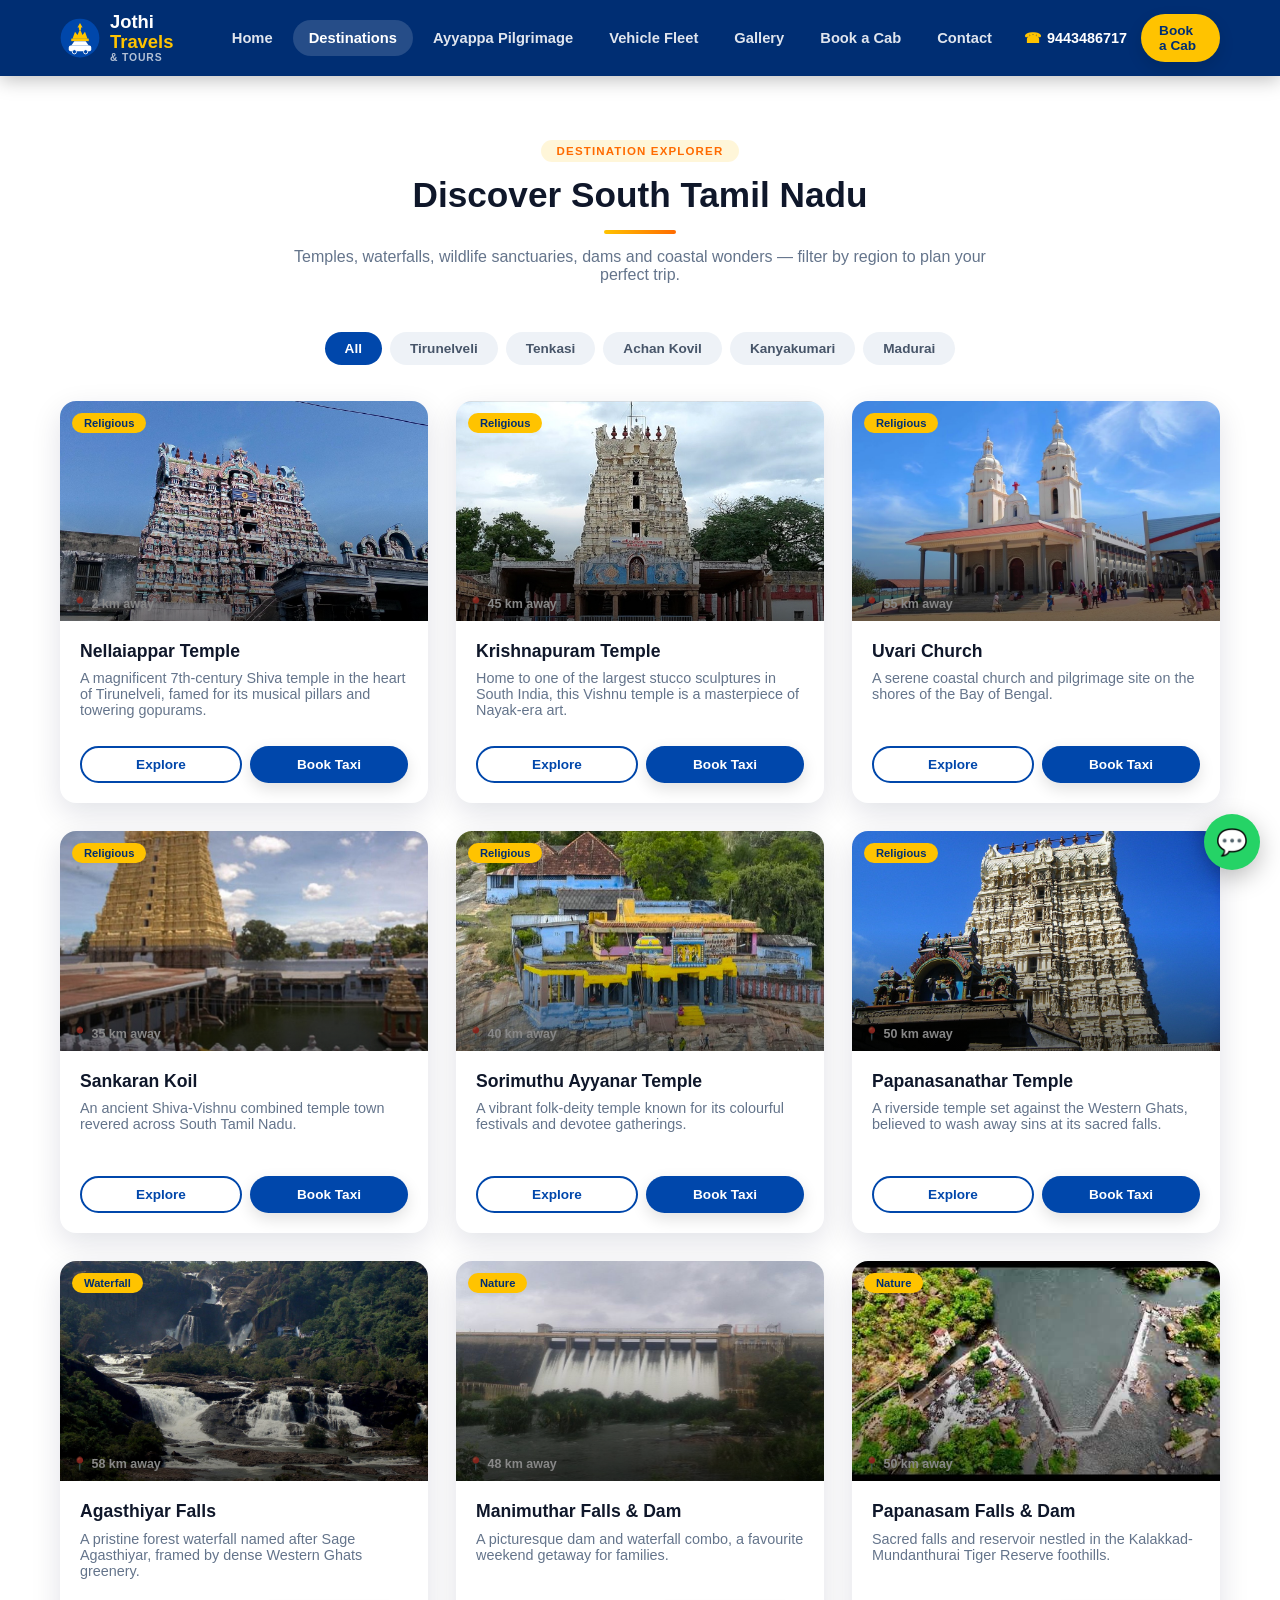
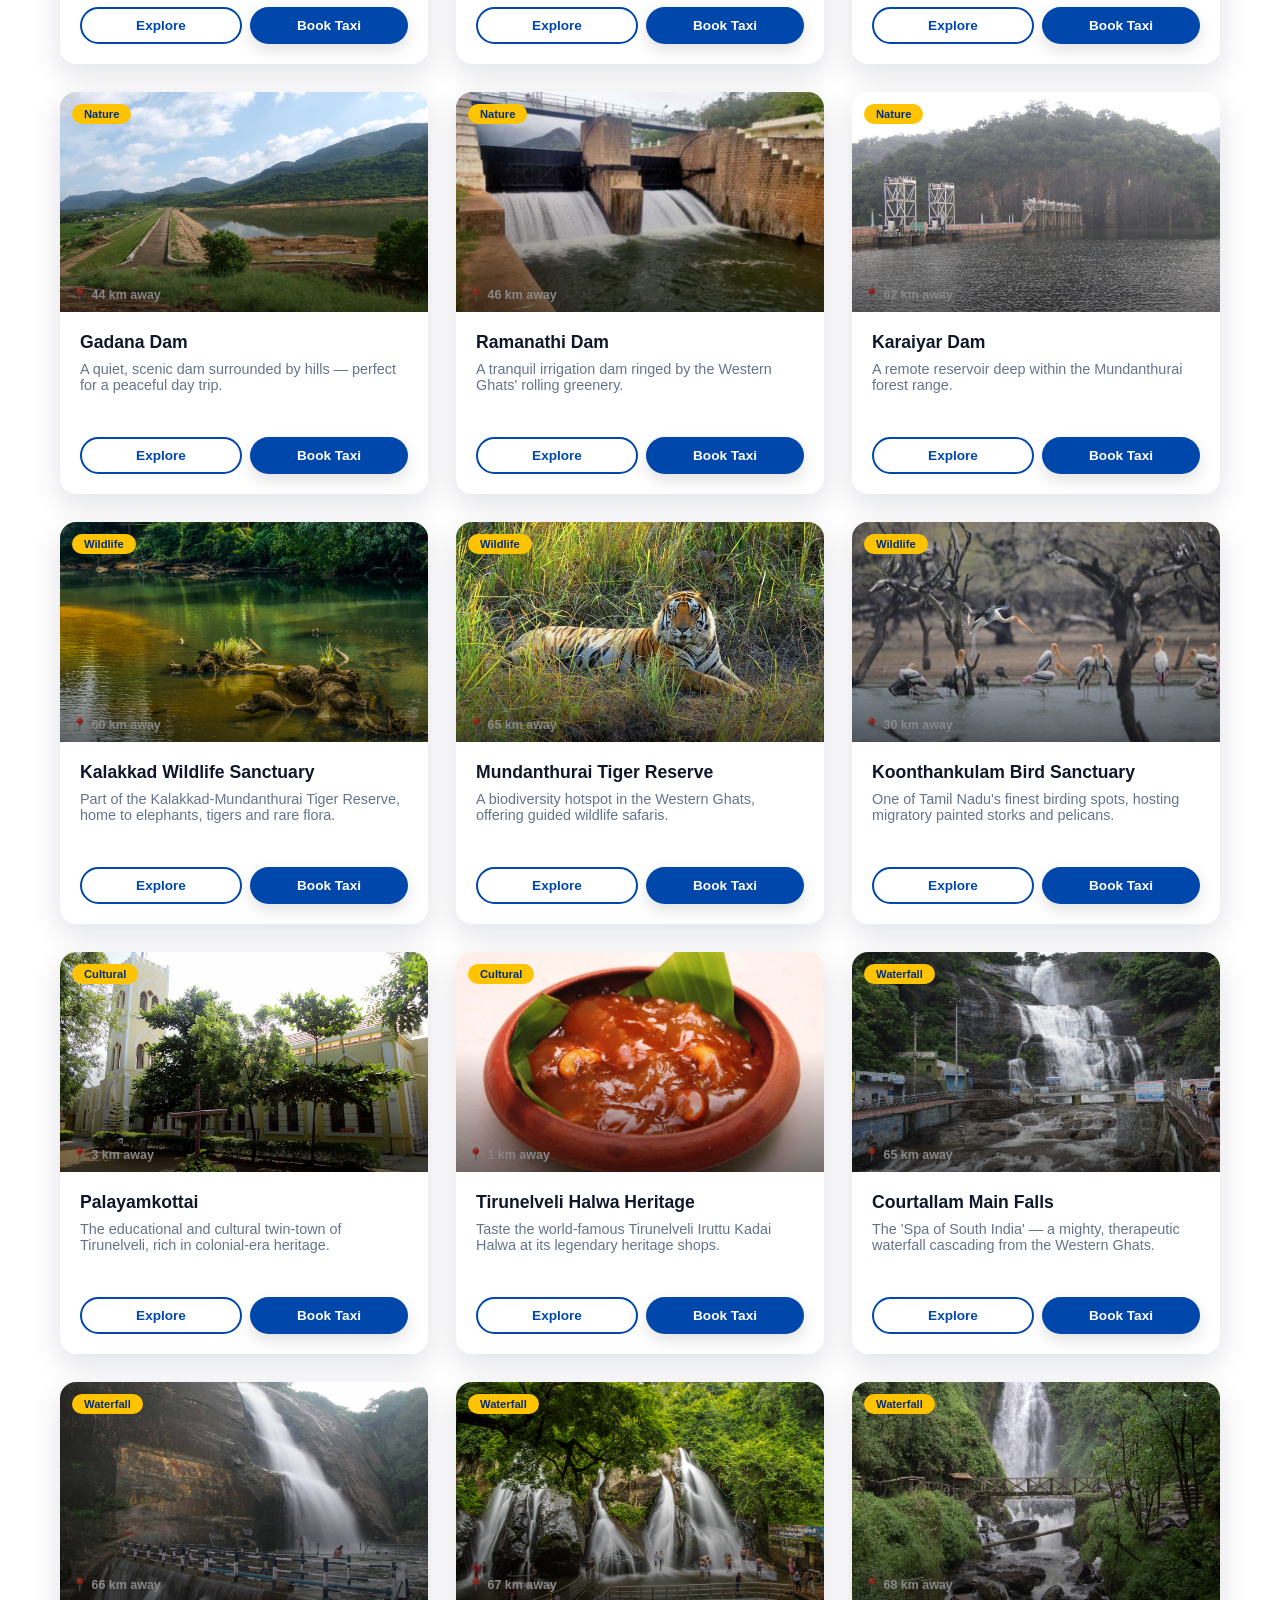
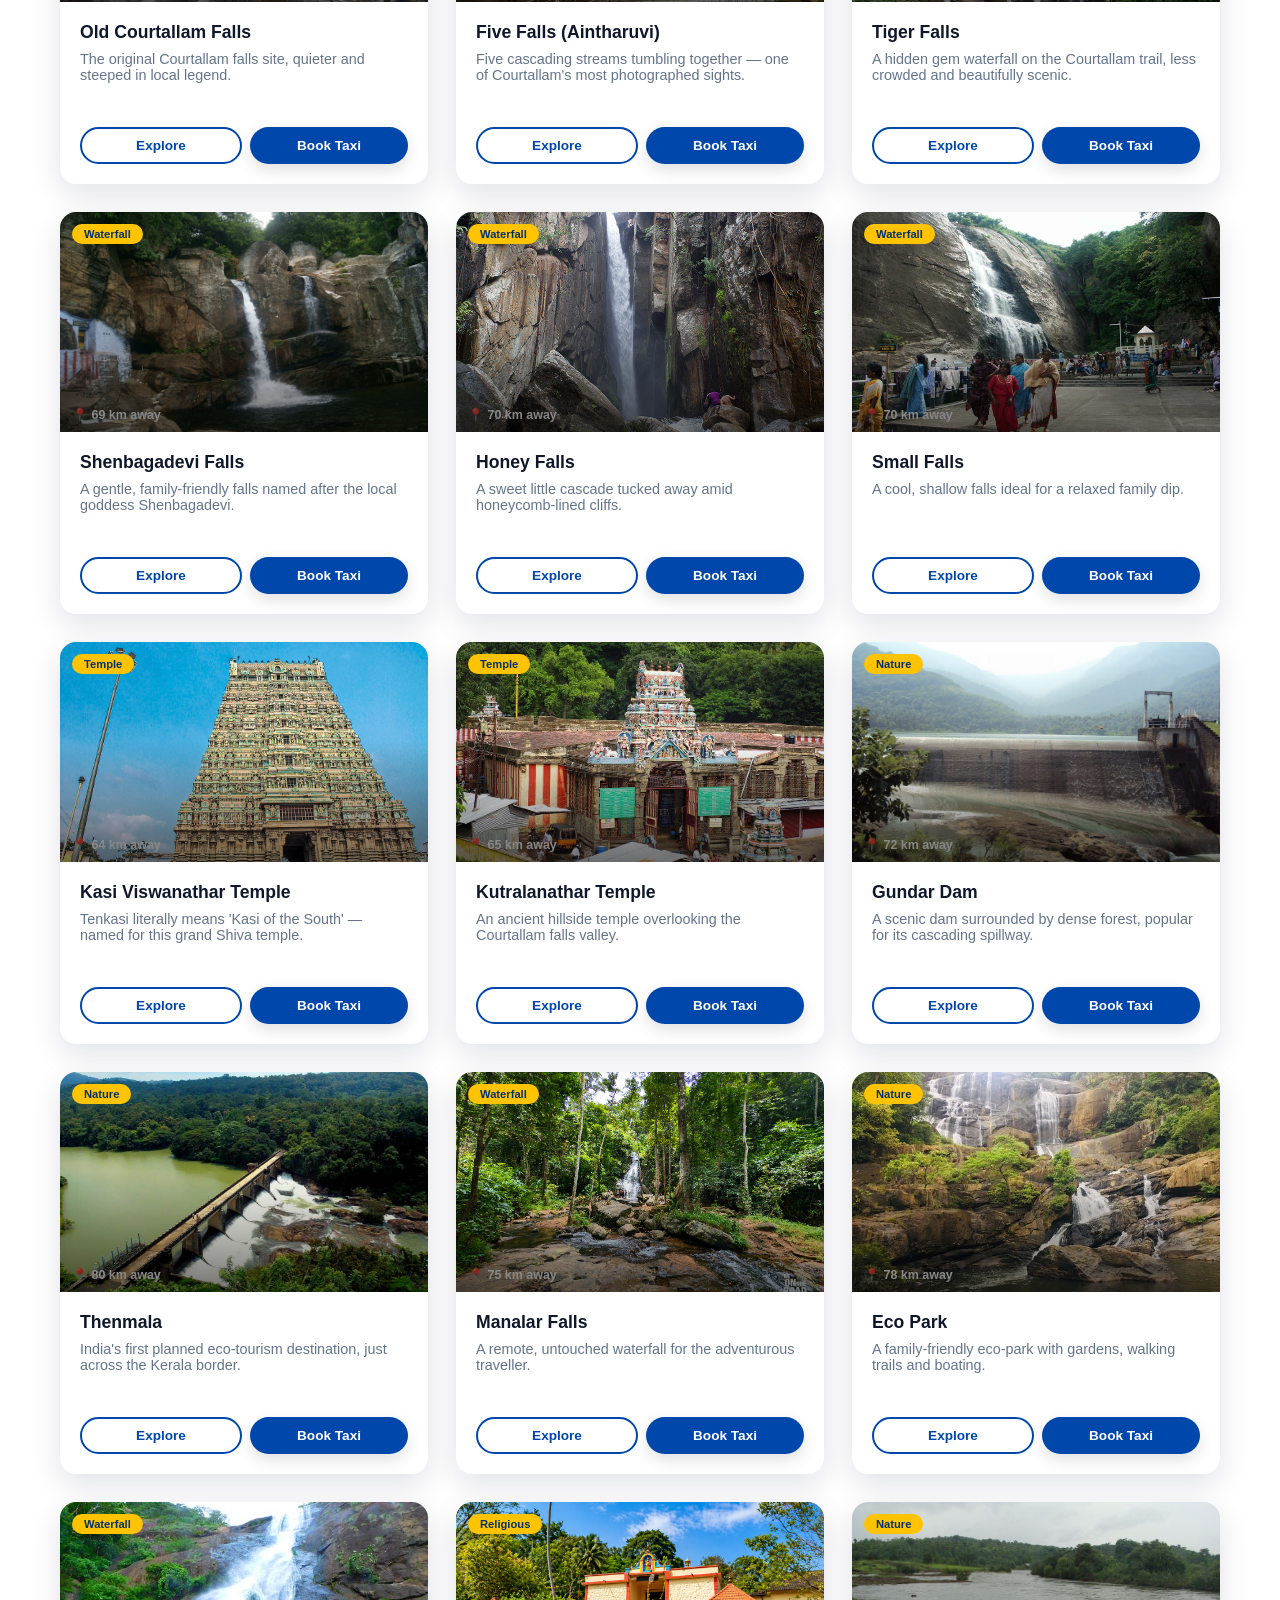
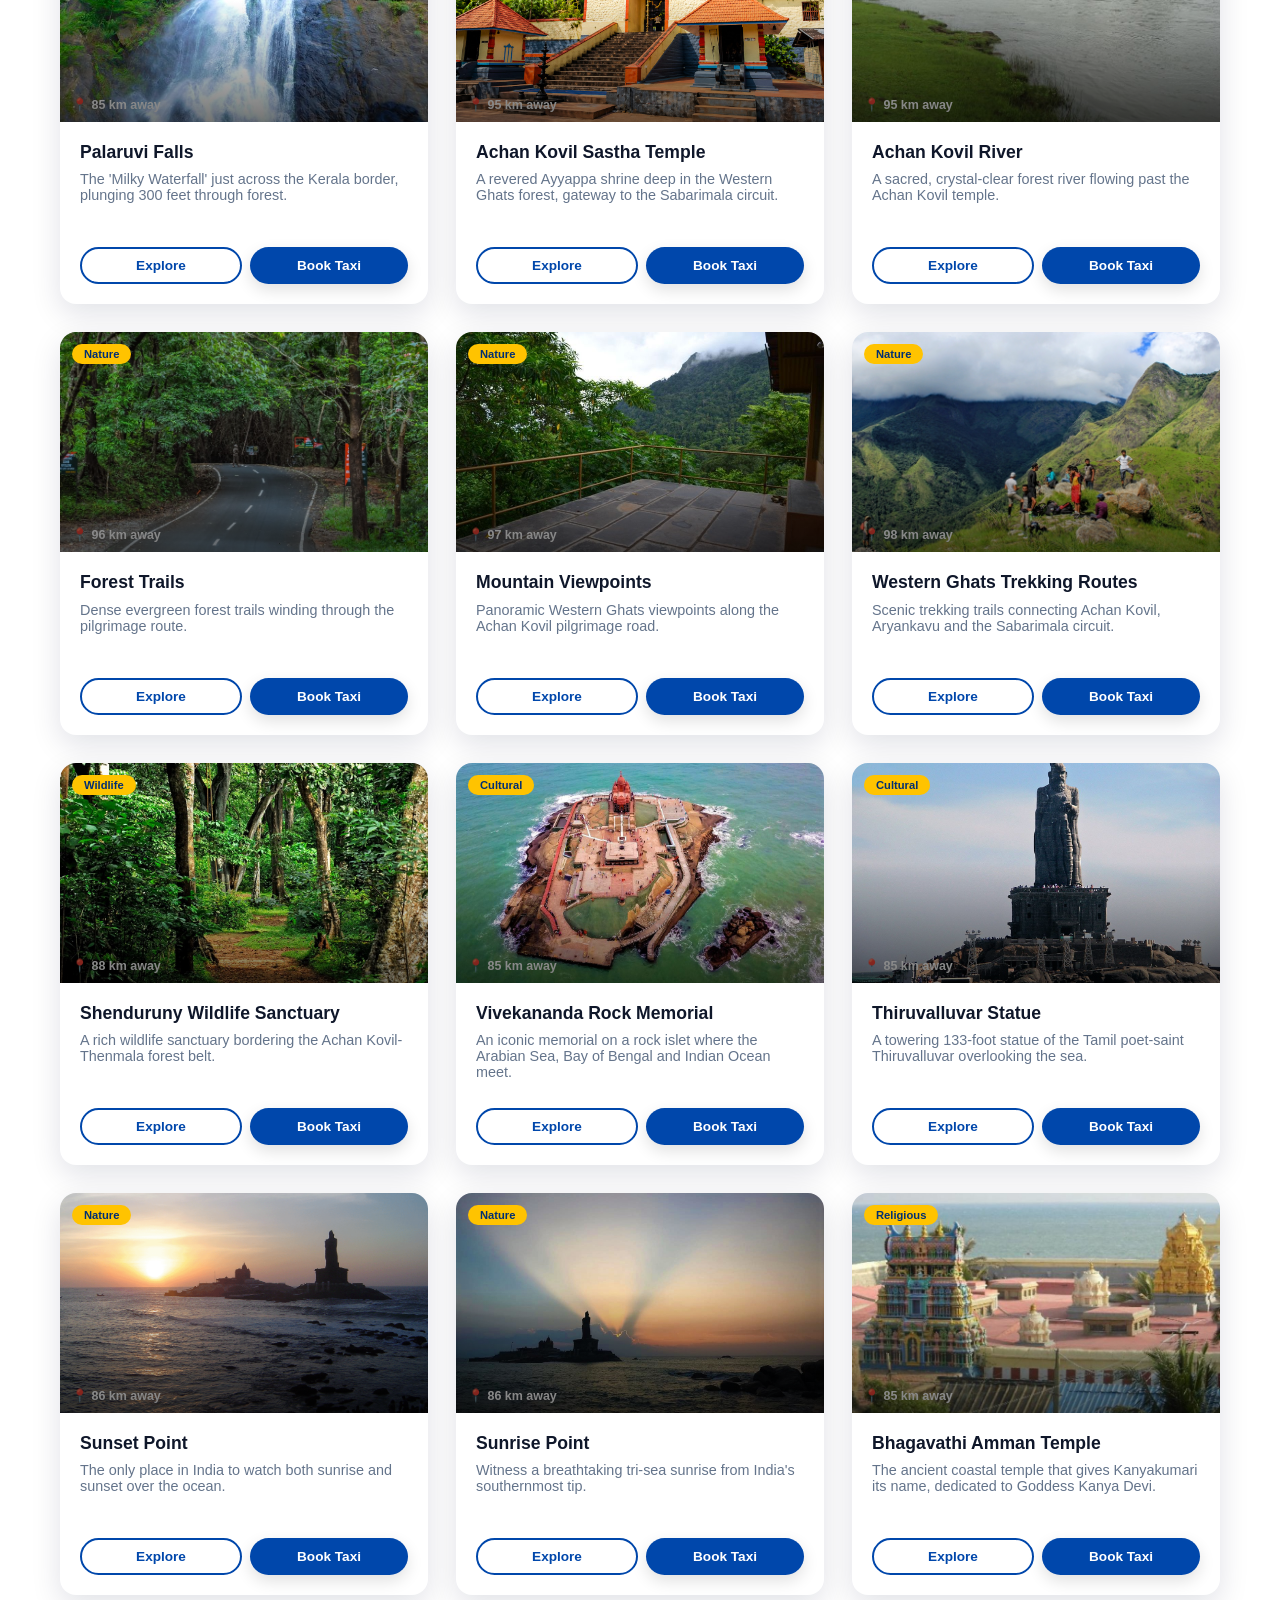
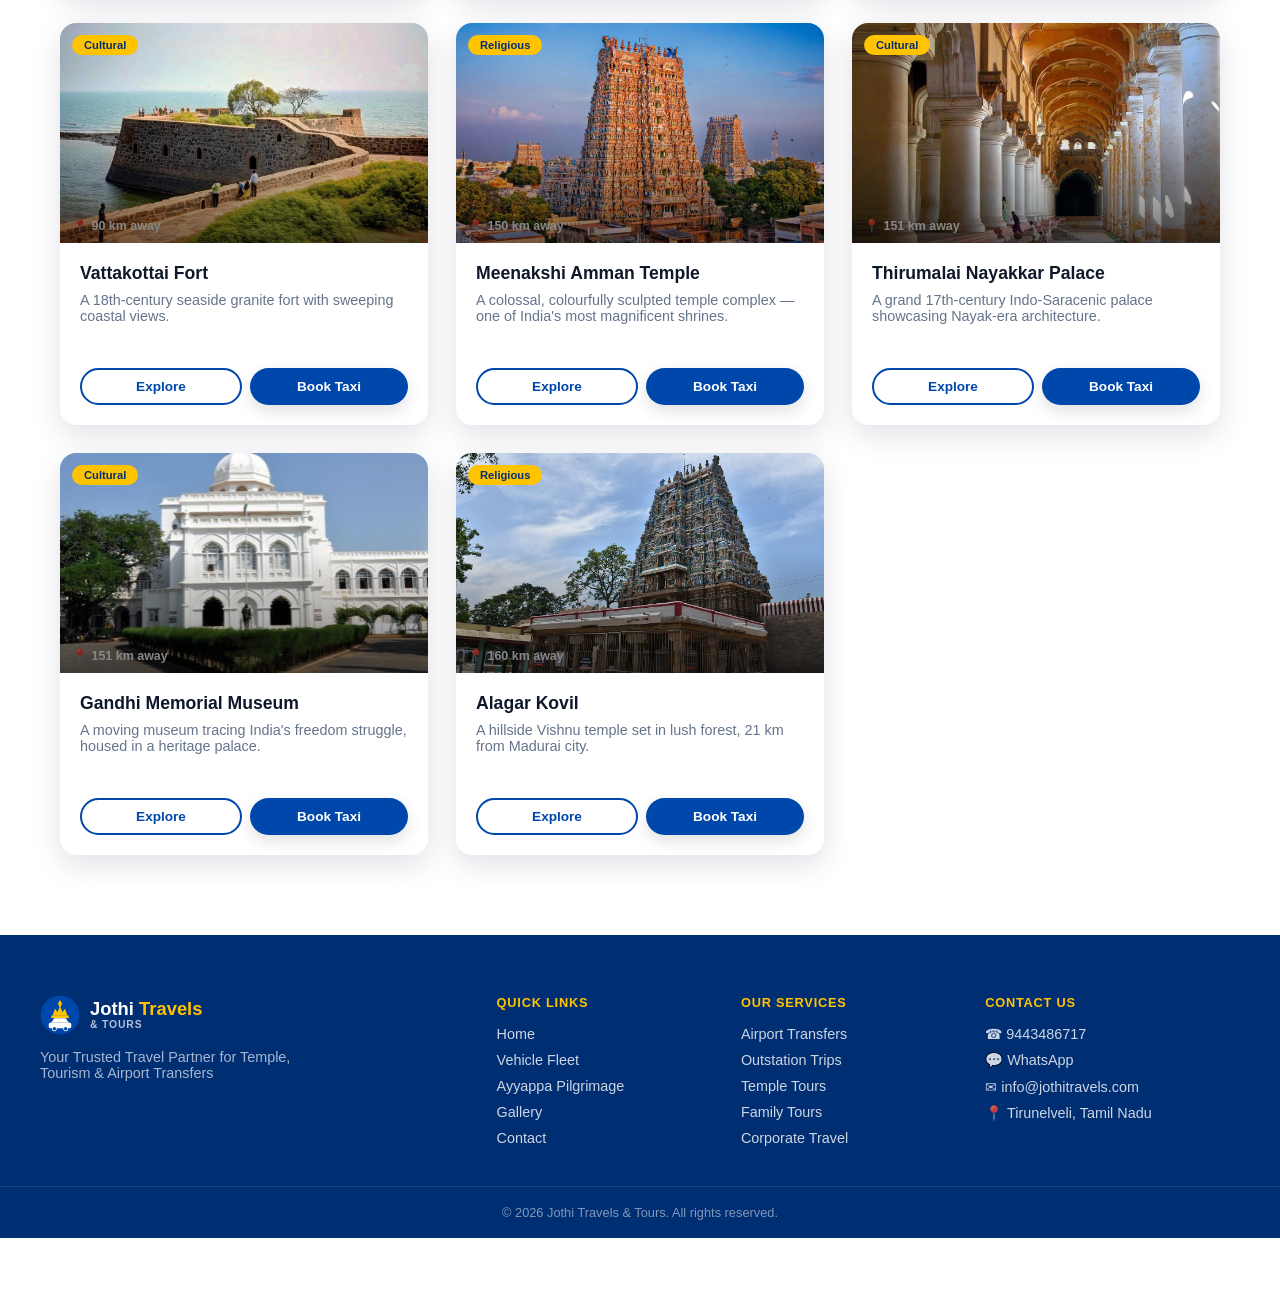
<file: destinations.html>
<!DOCTYPE html>
<html lang="en">
<head>
<meta charset="UTF-8">
<meta name="viewport" content="width=device-width, initial-scale=1.0">
<title>Tourist Destinations | Jothi Travels & Tours</title>
<meta name="description" content="Explore temples, waterfalls, wildlife sanctuaries and hill stations across Tirunelveli, Tenkasi, Achan Kovil, Kanyakumari and Madurai with Jothi Travels.">
<link rel="stylesheet" href="css/style.css">
</head>
<body>

<header class="site-header solid">
  <div class="container">
    <a href="index.html" class="logo">
      <svg viewBox="0 0 64 64" xmlns="http://www.w3.org/2000/svg"><circle cx="32" cy="32" r="31" fill="#0047AB"/><path d="M32 8 L36 15 H28 Z" fill="#FFC300"/><rect x="30.3" y="14" width="3.4" height="5" fill="#FFC300"/><path d="M20 33 L24 22 L28 27 L32 18 L36 27 L40 22 L44 33 Z" fill="#FFC300"/><rect x="18" y="33" width="28" height="4" fill="#FFC300"/><g transform="translate(14,38)"><rect x="0" y="6" width="36" height="9" rx="3" fill="#ffffff"/><path d="M4 6 L9 -1 H27 L32 6 Z" fill="#ffffff"/><circle cx="9" cy="16" r="3.4" fill="#0047AB" stroke="#fff" stroke-width="1.4"/><circle cx="27" cy="16" r="3.4" fill="#0047AB" stroke="#fff" stroke-width="1.4"/></g></svg>
      <div class="logo-text"><div class="name">Jothi<span> Travels</span></div><div class="sub">&amp; Tours</div></div>
    </a>
    <nav class="main-nav"><a href="index.html">Home</a><a href="destinations.html" class="active">Destinations</a><a href="ayyappa-pilgrimage.html">Ayyappa Pilgrimage</a><a href="fleet.html">Vehicle Fleet</a><a href="gallery.html">Gallery</a><a href="booking.html">Book a Cab</a><a href="contact.html">Contact</a></nav>
    <div class="header-actions"><a class="header-phone" href="tel:+919443486717"><span class="dot">&#9742;</span> 9443486717</a><a class="btn btn-gold btn-sm" href="booking.html">Book a Cab</a></div>
    <button class="nav-toggle" aria-label="Toggle navigation">&#9776;</button>
  </div>
  <nav class="mobile-nav"><a href="index.html">Home</a><a href="destinations.html">Destinations</a><a href="ayyappa-pilgrimage.html">Ayyappa Pilgrimage</a><a href="fleet.html">Vehicle Fleet</a><a href="gallery.html">Gallery</a><a href="booking.html">Book a Cab</a><a href="contact.html">Contact</a></nav>
</header>

<section style="padding-top:140px;">
  <div class="container">
    <div class="section-heading">
      <span class="eyebrow">Destination Explorer</span>
      <h2>Discover South Tamil Nadu</h2>
      <p>Temples, waterfalls, wildlife sanctuaries, dams and coastal wonders — filter by region to plan your perfect trip.</p>
    </div>

    <div class="filter-bar">
      <button data-filter="All" class="active">All</button>
      <button data-filter="Tirunelveli">Tirunelveli</button>
      <button data-filter="Tenkasi">Tenkasi</button>
      <button data-filter="Achan Kovil">Achan Kovil</button>
      <button data-filter="Kanyakumari">Kanyakumari</button>
      <button data-filter="Madurai">Madurai</button>
    </div>

    <div class="grid grid-3 destination-grid">

      <!-- ================= TIRUNELVELI ================= -->
      <div class="card dest-card" id="nellaiappar-temple" data-region="Tirunelveli"><div class="dest-img"><img src="images/destinations/nellaiappar-temple-1.jpg" alt="Nellaiappar Temple"><span class="dest-badge">Religious</span><span class="dest-distance">&#128205; 2 km away</span></div><div class="dest-body"><h3>Nellaiappar Temple</h3><p>A magnificent 7th-century Shiva temple in the heart of Tirunelveli, famed for its musical pillars and towering gopurams.</p><div class="dest-actions"><a href="gallery.html?category=Temples" class="btn btn-outline-blue btn-sm">Explore</a><a href="booking.html?destination=Nellaiappar%20Temple" class="btn btn-blue btn-sm">Book Taxi</a></div></div></div>

      <div class="card dest-card" id="krishnapuram-temple" data-region="Tirunelveli"><div class="dest-img"><img src="images/destinations/krishnapuram-temple-1.jpg" alt="Krishnapuram Temple"><span class="dest-badge">Religious</span><span class="dest-distance">&#128205; 45 km away</span></div><div class="dest-body"><h3>Krishnapuram Temple</h3><p>Home to one of the largest stucco sculptures in South India, this Vishnu temple is a masterpiece of Nayak-era art.</p><div class="dest-actions"><a href="gallery.html?category=Temples" class="btn btn-outline-blue btn-sm">Explore</a><a href="booking.html?destination=Krishnapuram%20Temple" class="btn btn-blue btn-sm">Book Taxi</a></div></div></div>

      <div class="card dest-card" id="uvari-church" data-region="Tirunelveli"><div class="dest-img"><img src="images/destinations/uvari-church.jpg" alt="Uvari Church"><span class="dest-badge">Religious</span><span class="dest-distance">&#128205; 55 km away</span></div><div class="dest-body"><h3>Uvari Church</h3><p>A serene coastal church and pilgrimage site on the shores of the Bay of Bengal.</p><div class="dest-actions"><a href="gallery.html?category=Temples" class="btn btn-outline-blue btn-sm">Explore</a><a href="booking.html?destination=Uvari%20Church" class="btn btn-blue btn-sm">Book Taxi</a></div></div></div>

      <div class="card dest-card" id="sankaran-koil" data-region="Tirunelveli"><div class="dest-img"><img src="images/destinations/sankaran-koil.jpg" alt="Sankaran Koil"><span class="dest-badge">Religious</span><span class="dest-distance">&#128205; 35 km away</span></div><div class="dest-body"><h3>Sankaran Koil</h3><p>An ancient Shiva-Vishnu combined temple town revered across South Tamil Nadu.</p><div class="dest-actions"><a href="gallery.html?category=Temples" class="btn btn-outline-blue btn-sm">Explore</a><a href="booking.html?destination=Sankaran%20Koil" class="btn btn-blue btn-sm">Book Taxi</a></div></div></div>

      <div class="card dest-card" id="sorimuthu-ayyanar-temple" data-region="Tirunelveli"><div class="dest-img"><img src="images/destinations/sorimuthu-ayyanar-temple.jpg" alt="Sorimuthu Ayyanar Temple"><span class="dest-badge">Religious</span><span class="dest-distance">&#128205; 40 km away</span></div><div class="dest-body"><h3>Sorimuthu Ayyanar Temple</h3><p>A vibrant folk-deity temple known for its colourful festivals and devotee gatherings.</p><div class="dest-actions"><a href="gallery.html?category=Temples" class="btn btn-outline-blue btn-sm">Explore</a><a href="booking.html?destination=Sorimuthu%20Ayyanar%20Temple" class="btn btn-blue btn-sm">Book Taxi</a></div></div></div>

      <div class="card dest-card" id="papanasanathar-temple" data-region="Tirunelveli"><div class="dest-img"><img src="images/destinations/papanasanathar-temple.jpg" alt="Papanasanathar Temple"><span class="dest-badge">Religious</span><span class="dest-distance">&#128205; 50 km away</span></div><div class="dest-body"><h3>Papanasanathar Temple</h3><p>A riverside temple set against the Western Ghats, believed to wash away sins at its sacred falls.</p><div class="dest-actions"><a href="gallery.html?category=Temples" class="btn btn-outline-blue btn-sm">Explore</a><a href="booking.html?destination=Papanasanathar%20Temple" class="btn btn-blue btn-sm">Book Taxi</a></div></div></div>

      <div class="card dest-card" id="agasthiyar-falls" data-region="Tirunelveli"><div class="dest-img"><img src="images/destinations/agasthiyar-falls.jpg" alt="Agasthiyar Falls"><span class="dest-badge">Waterfall</span><span class="dest-distance">&#128205; 58 km away</span></div><div class="dest-body"><h3>Agasthiyar Falls</h3><p>A pristine forest waterfall named after Sage Agasthiyar, framed by dense Western Ghats greenery.</p><div class="dest-actions"><a href="gallery.html?category=Waterfalls" class="btn btn-outline-blue btn-sm">Explore</a><a href="booking.html?destination=Agasthiyar%20Falls" class="btn btn-blue btn-sm">Book Taxi</a></div></div></div>

      <div class="card dest-card" id="manimuthar-falls" data-region="Tirunelveli"><div class="dest-img"><img src="images/destinations/manimuthar-falls.jpg" alt="Manimuthar Falls & Dam"><span class="dest-badge">Nature</span><span class="dest-distance">&#128205; 48 km away</span></div><div class="dest-body"><h3>Manimuthar Falls &amp; Dam</h3><p>A picturesque dam and waterfall combo, a favourite weekend getaway for families.</p><div class="dest-actions"><a href="gallery.html?category=Waterfalls" class="btn btn-outline-blue btn-sm">Explore</a><a href="booking.html?destination=Manimuthar%20Falls" class="btn btn-blue btn-sm">Book Taxi</a></div></div></div>

      <div class="card dest-card" id="papanasam-falls" data-region="Tirunelveli"><div class="dest-img"><img src="images/destinations/papanasam-falls.jpg" alt="Papanasam Falls & Dam"><span class="dest-badge">Nature</span><span class="dest-distance">&#128205; 50 km away</span></div><div class="dest-body"><h3>Papanasam Falls &amp; Dam</h3><p>Sacred falls and reservoir nestled in the Kalakkad-Mundanthurai Tiger Reserve foothills.</p><div class="dest-actions"><a href="gallery.html?category=Waterfalls" class="btn btn-outline-blue btn-sm">Explore</a><a href="booking.html?destination=Papanasam%20Falls" class="btn btn-blue btn-sm">Book Taxi</a></div></div></div>

      <div class="card dest-card" id="gadana-dam" data-region="Tirunelveli"><div class="dest-img"><img src="images/destinations/gadana-dam.jpg" alt="Gadana Dam"><span class="dest-badge">Nature</span><span class="dest-distance">&#128205; 44 km away</span></div><div class="dest-body"><h3>Gadana Dam</h3><p>A quiet, scenic dam surrounded by hills — perfect for a peaceful day trip.</p><div class="dest-actions"><a href="gallery.html?category=Nature" class="btn btn-outline-blue btn-sm">Explore</a><a href="booking.html?destination=Gadana%20Dam" class="btn btn-blue btn-sm">Book Taxi</a></div></div></div>

      <div class="card dest-card" id="ramanathi-dam" data-region="Tirunelveli"><div class="dest-img"><img src="images/destinations/ramanathi-dam.png" alt="Ramanathi Dam"><span class="dest-badge">Nature</span><span class="dest-distance">&#128205; 46 km away</span></div><div class="dest-body"><h3>Ramanathi Dam</h3><p>A tranquil irrigation dam ringed by the Western Ghats' rolling greenery.</p><div class="dest-actions"><a href="gallery.html?category=Nature" class="btn btn-outline-blue btn-sm">Explore</a><a href="booking.html?destination=Ramanathi%20Dam" class="btn btn-blue btn-sm">Book Taxi</a></div></div></div>

      <div class="card dest-card" id="karaiyar-dam" data-region="Tirunelveli"><div class="dest-img"><img src="images/destinations/karaiyar-dam.jpg" alt="Karaiyar Dam"><span class="dest-badge">Nature</span><span class="dest-distance">&#128205; 62 km away</span></div><div class="dest-body"><h3>Karaiyar Dam</h3><p>A remote reservoir deep within the Mundanthurai forest range.</p><div class="dest-actions"><a href="gallery.html?category=Nature" class="btn btn-outline-blue btn-sm">Explore</a><a href="booking.html?destination=Karaiyar%20Dam" class="btn btn-blue btn-sm">Book Taxi</a></div></div></div>

      <div class="card dest-card" id="kalakkad-sanctuary" data-region="Tirunelveli"><div class="dest-img"><img src="images/destinations/kalakkad-wildlife-sanctuary-1.jpg" alt="Kalakkad Wildlife Sanctuary"><span class="dest-badge">Wildlife</span><span class="dest-distance">&#128205; 60 km away</span></div><div class="dest-body"><h3>Kalakkad Wildlife Sanctuary</h3><p>Part of the Kalakkad-Mundanthurai Tiger Reserve, home to elephants, tigers and rare flora.</p><div class="dest-actions"><a href="gallery.html?category=Wildlife" class="btn btn-outline-blue btn-sm">Explore</a><a href="booking.html?destination=Kalakkad%20Wildlife%20Sanctuary" class="btn btn-blue btn-sm">Book Taxi</a></div></div></div>

      <div class="card dest-card" id="mundanthurai-tiger-reserve" data-region="Tirunelveli"><div class="dest-img"><img src="images/destinations/mundanthurai-tiger-reserve.jpg" alt="Mundanthurai Tiger Reserve"><span class="dest-badge">Wildlife</span><span class="dest-distance">&#128205; 65 km away</span></div><div class="dest-body"><h3>Mundanthurai Tiger Reserve</h3><p>A biodiversity hotspot in the Western Ghats, offering guided wildlife safaris.</p><div class="dest-actions"><a href="gallery.html?category=Wildlife" class="btn btn-outline-blue btn-sm">Explore</a><a href="booking.html?destination=Mundanthurai%20Tiger%20Reserve" class="btn btn-blue btn-sm">Book Taxi</a></div></div></div>

      <div class="card dest-card" id="koonthankulam-bird-sanctuary" data-region="Tirunelveli"><div class="dest-img"><img src="images/destinations/koonthankulam-bird-sanctuary.jpg" alt="Koonthankulam Bird Sanctuary"><span class="dest-badge">Wildlife</span><span class="dest-distance">&#128205; 30 km away</span></div><div class="dest-body"><h3>Koonthankulam Bird Sanctuary</h3><p>One of Tamil Nadu's finest birding spots, hosting migratory painted storks and pelicans.</p><div class="dest-actions"><a href="gallery.html?category=Wildlife" class="btn btn-outline-blue btn-sm">Explore</a><a href="booking.html?destination=Koonthankulam%20Bird%20Sanctuary" class="btn btn-blue btn-sm">Book Taxi</a></div></div></div>

      <div class="card dest-card" id="palayamkottai" data-region="Tirunelveli"><div class="dest-img"><img src="images/destinations/palayamkottai.jpg" alt="Palayamkottai"><span class="dest-badge">Cultural</span><span class="dest-distance">&#128205; 3 km away</span></div><div class="dest-body"><h3>Palayamkottai</h3><p>The educational and cultural twin-town of Tirunelveli, rich in colonial-era heritage.</p><div class="dest-actions"><a href="gallery.html?category=Tourist%20Attractions" class="btn btn-outline-blue btn-sm">Explore</a><a href="booking.html?destination=Palayamkottai" class="btn btn-blue btn-sm">Book Taxi</a></div></div></div>

      <div class="card dest-card" id="tirunelveli-halwa-heritage" data-region="Tirunelveli"><div class="dest-img"><img src="images/destinations/tirunelveli-halwa-heritage.jpg" alt="Tirunelveli Halwa Heritage"><span class="dest-badge">Cultural</span><span class="dest-distance">&#128205; 1 km away</span></div><div class="dest-body"><h3>Tirunelveli Halwa Heritage</h3><p>Taste the world-famous Tirunelveli Iruttu Kadai Halwa at its legendary heritage shops.</p><div class="dest-actions"><a href="gallery.html?category=Tourist%20Attractions" class="btn btn-outline-blue btn-sm">Explore</a><a href="booking.html?destination=Tirunelveli%20Halwa%20Heritage" class="btn btn-blue btn-sm">Book Taxi</a></div></div></div>

      <!-- ================= TENKASI ================= -->
      <div class="card dest-card" id="courtallam-main-falls" data-region="Tenkasi"><div class="dest-img"><img src="images/destinations/courtallam-main-falls.jpg" alt="Courtallam Main Falls"><span class="dest-badge">Waterfall</span><span class="dest-distance">&#128205; 65 km away</span></div><div class="dest-body"><h3>Courtallam Main Falls</h3><p>The 'Spa of South India' — a mighty, therapeutic waterfall cascading from the Western Ghats.</p><div class="dest-actions"><a href="gallery.html?category=Waterfalls" class="btn btn-outline-blue btn-sm">Explore</a><a href="booking.html?destination=Courtallam%20Main%20Falls" class="btn btn-blue btn-sm">Book Taxi</a></div></div></div>

      <div class="card dest-card" id="old-courtallam-falls" data-region="Tenkasi"><div class="dest-img"><img src="images/destinations/old-courtallam-falls.jpg" alt="Old Courtallam Falls"><span class="dest-badge">Waterfall</span><span class="dest-distance">&#128205; 66 km away</span></div><div class="dest-body"><h3>Old Courtallam Falls</h3><p>The original Courtallam falls site, quieter and steeped in local legend.</p><div class="dest-actions"><a href="gallery.html?category=Waterfalls" class="btn btn-outline-blue btn-sm">Explore</a><a href="booking.html?destination=Old%20Courtallam%20Falls" class="btn btn-blue btn-sm">Book Taxi</a></div></div></div>

      <div class="card dest-card" id="five-falls" data-region="Tenkasi"><div class="dest-img"><img src="images/destinations/five-falls.jpg" alt="Five Falls (Aintharuvi)"><span class="dest-badge">Waterfall</span><span class="dest-distance">&#128205; 67 km away</span></div><div class="dest-body"><h3>Five Falls (Aintharuvi)</h3><p>Five cascading streams tumbling together — one of Courtallam's most photographed sights.</p><div class="dest-actions"><a href="gallery.html?category=Waterfalls" class="btn btn-outline-blue btn-sm">Explore</a><a href="booking.html?destination=Five%20Falls" class="btn btn-blue btn-sm">Book Taxi</a></div></div></div>

      <div class="card dest-card" id="tiger-falls" data-region="Tenkasi"><div class="dest-img"><img src="images/destinations/tiger-falls.jpg" alt="Tiger Falls"><span class="dest-badge">Waterfall</span><span class="dest-distance">&#128205; 68 km away</span></div><div class="dest-body"><h3>Tiger Falls</h3><p>A hidden gem waterfall on the Courtallam trail, less crowded and beautifully scenic.</p><div class="dest-actions"><a href="gallery.html?category=Waterfalls" class="btn btn-outline-blue btn-sm">Explore</a><a href="booking.html?destination=Tiger%20Falls" class="btn btn-blue btn-sm">Book Taxi</a></div></div></div>

      <div class="card dest-card" id="shenbagadevi-falls" data-region="Tenkasi"><div class="dest-img"><img src="images/destinations/shenbagadevi-falls.jpg" alt="Shenbagadevi Falls"><span class="dest-badge">Waterfall</span><span class="dest-distance">&#128205; 69 km away</span></div><div class="dest-body"><h3>Shenbagadevi Falls</h3><p>A gentle, family-friendly falls named after the local goddess Shenbagadevi.</p><div class="dest-actions"><a href="gallery.html?category=Waterfalls" class="btn btn-outline-blue btn-sm">Explore</a><a href="booking.html?destination=Shenbagadevi%20Falls" class="btn btn-blue btn-sm">Book Taxi</a></div></div></div>

      <div class="card dest-card" id="honey-falls" data-region="Tenkasi"><div class="dest-img"><img src="images/destinations/honey-falls.jpg" alt="Honey Falls"><span class="dest-badge">Waterfall</span><span class="dest-distance">&#128205; 70 km away</span></div><div class="dest-body"><h3>Honey Falls</h3><p>A sweet little cascade tucked away amid honeycomb-lined cliffs.</p><div class="dest-actions"><a href="gallery.html?category=Waterfalls" class="btn btn-outline-blue btn-sm">Explore</a><a href="booking.html?destination=Honey%20Falls" class="btn btn-blue btn-sm">Book Taxi</a></div></div></div>

      <div class="card dest-card" id="small-falls" data-region="Tenkasi"><div class="dest-img"><img src="images/destinations/small-falls.jpg" alt="Small Falls"><span class="dest-badge">Waterfall</span><span class="dest-distance">&#128205; 70 km away</span></div><div class="dest-body"><h3>Small Falls</h3><p>A cool, shallow falls ideal for a relaxed family dip.</p><div class="dest-actions"><a href="gallery.html?category=Waterfalls" class="btn btn-outline-blue btn-sm">Explore</a><a href="booking.html?destination=Small%20Falls" class="btn btn-blue btn-sm">Book Taxi</a></div></div></div>

      <div class="card dest-card" id="kasi-viswanathar-temple" data-region="Tenkasi"><div class="dest-img"><img src="images/destinations/kasi-viswanathar-temple.jpg" alt="Kasi Viswanathar Temple"><span class="dest-badge">Temple</span><span class="dest-distance">&#128205; 64 km away</span></div><div class="dest-body"><h3>Kasi Viswanathar Temple</h3><p>Tenkasi literally means 'Kasi of the South' — named for this grand Shiva temple.</p><div class="dest-actions"><a href="gallery.html?category=Temples" class="btn btn-outline-blue btn-sm">Explore</a><a href="booking.html?destination=Kasi%20Viswanathar%20Temple" class="btn btn-blue btn-sm">Book Taxi</a></div></div></div>

      <div class="card dest-card" id="kutralanathar-temple" data-region="Tenkasi"><div class="dest-img"><img src="images/destinations/kutralanathar-temple.jpg" alt="Kutralanathar Temple"><span class="dest-badge">Temple</span><span class="dest-distance">&#128205; 65 km away</span></div><div class="dest-body"><h3>Kutralanathar Temple</h3><p>An ancient hillside temple overlooking the Courtallam falls valley.</p><div class="dest-actions"><a href="gallery.html?category=Temples" class="btn btn-outline-blue btn-sm">Explore</a><a href="booking.html?destination=Kutralanathar%20Temple" class="btn btn-blue btn-sm">Book Taxi</a></div></div></div>

      <div class="card dest-card" id="gundar-dam" data-region="Tenkasi"><div class="dest-img"><img src="images/destinations/gundar-dam.jpg" alt="Gundar Dam"><span class="dest-badge">Nature</span><span class="dest-distance">&#128205; 72 km away</span></div><div class="dest-body"><h3>Gundar Dam</h3><p>A scenic dam surrounded by dense forest, popular for its cascading spillway.</p><div class="dest-actions"><a href="gallery.html?category=Nature" class="btn btn-outline-blue btn-sm">Explore</a><a href="booking.html?destination=Gundar%20Dam" class="btn btn-blue btn-sm">Book Taxi</a></div></div></div>

      <div class="card dest-card" id="thenmala" data-region="Tenkasi"><div class="dest-img"><img src="images/destinations/thenmala.jpg" alt="Thenmala"><span class="dest-badge">Nature</span><span class="dest-distance">&#128205; 80 km away</span></div><div class="dest-body"><h3>Thenmala</h3><p>India's first planned eco-tourism destination, just across the Kerala border.</p><div class="dest-actions"><a href="gallery.html?category=Nature" class="btn btn-outline-blue btn-sm">Explore</a><a href="booking.html?destination=Thenmala" class="btn btn-blue btn-sm">Book Taxi</a></div></div></div>

      <div class="card dest-card" id="manalar-falls" data-region="Tenkasi"><div class="dest-img"><img src="images/destinations/manalar-falls.jpg" alt="Manalar Falls"><span class="dest-badge">Waterfall</span><span class="dest-distance">&#128205; 75 km away</span></div><div class="dest-body"><h3>Manalar Falls</h3><p>A remote, untouched waterfall for the adventurous traveller.</p><div class="dest-actions"><a href="gallery.html?category=Waterfalls" class="btn btn-outline-blue btn-sm">Explore</a><a href="booking.html?destination=Manalar%20Falls" class="btn btn-blue btn-sm">Book Taxi</a></div></div></div>

      <div class="card dest-card" id="eco-park" data-region="Tenkasi"><div class="dest-img"><img src="images/destinations/eco-park.jpg" alt="Eco Park"><span class="dest-badge">Nature</span><span class="dest-distance">&#128205; 78 km away</span></div><div class="dest-body"><h3>Eco Park</h3><p>A family-friendly eco-park with gardens, walking trails and boating.</p><div class="dest-actions"><a href="gallery.html?category=Nature" class="btn btn-outline-blue btn-sm">Explore</a><a href="booking.html?destination=Eco%20Park" class="btn btn-blue btn-sm">Book Taxi</a></div></div></div>

      <div class="card dest-card" id="palaruvi-falls" data-region="Tenkasi"><div class="dest-img"><img src="images/destinations/palaruvi-falls.jpg" alt="Palaruvi Falls"><span class="dest-badge">Waterfall</span><span class="dest-distance">&#128205; 85 km away</span></div><div class="dest-body"><h3>Palaruvi Falls</h3><p>The 'Milky Waterfall' just across the Kerala border, plunging 300 feet through forest.</p><div class="dest-actions"><a href="gallery.html?category=Waterfalls" class="btn btn-outline-blue btn-sm">Explore</a><a href="booking.html?destination=Palaruvi%20Falls" class="btn btn-blue btn-sm">Book Taxi</a></div></div></div>

      <!-- ================= ACHAN KOVIL ================= -->
      <div class="card dest-card" id="achan-kovil-sastha-temple" data-region="Achan Kovil"><div class="dest-img"><img src="images/destinations/achan-kovil-sastha-temple.jpg" alt="Achan Kovil Sastha Temple"><span class="dest-badge">Religious</span><span class="dest-distance">&#128205; 95 km away</span></div><div class="dest-body"><h3>Achan Kovil Sastha Temple</h3><p>A revered Ayyappa shrine deep in the Western Ghats forest, gateway to the Sabarimala circuit.</p><div class="dest-actions"><a href="ayyappa-pilgrimage.html" class="btn btn-outline-blue btn-sm">Explore</a><a href="booking.html?destination=Achan%20Kovil%20Sastha%20Temple" class="btn btn-blue btn-sm">Book Taxi</a></div></div></div>

      <div class="card dest-card" id="achan-kovil-river" data-region="Achan Kovil"><div class="dest-img"><img src="images/destinations/achan-kovil-river.jpeg" alt="Achan Kovil River"><span class="dest-badge">Nature</span><span class="dest-distance">&#128205; 95 km away</span></div><div class="dest-body"><h3>Achan Kovil River</h3><p>A sacred, crystal-clear forest river flowing past the Achan Kovil temple.</p><div class="dest-actions"><a href="gallery.html?category=Nature" class="btn btn-outline-blue btn-sm">Explore</a><a href="booking.html?destination=Achan%20Kovil%20River" class="btn btn-blue btn-sm">Book Taxi</a></div></div></div>

      <div class="card dest-card" id="achan-kovil-forest-trails" data-region="Achan Kovil"><div class="dest-img"><img src="images/destinations/achan-kovil-forest-trails.jpg" alt="Forest Trails"><span class="dest-badge">Nature</span><span class="dest-distance">&#128205; 96 km away</span></div><div class="dest-body"><h3>Forest Trails</h3><p>Dense evergreen forest trails winding through the pilgrimage route.</p><div class="dest-actions"><a href="gallery.html?category=Nature" class="btn btn-outline-blue btn-sm">Explore</a><a href="booking.html?destination=Forest%20Trails" class="btn btn-blue btn-sm">Book Taxi</a></div></div></div>

      <div class="card dest-card" id="achan-kovil-mountain-viewpoints" data-region="Achan Kovil"><div class="dest-img"><img src="images/destinations/achan-kovil-mountain-viewpoints.jpg" alt="Mountain Viewpoints"><span class="dest-badge">Nature</span><span class="dest-distance">&#128205; 97 km away</span></div><div class="dest-body"><h3>Mountain Viewpoints</h3><p>Panoramic Western Ghats viewpoints along the Achan Kovil pilgrimage road.</p><div class="dest-actions"><a href="gallery.html?category=Nature" class="btn btn-outline-blue btn-sm">Explore</a><a href="booking.html?destination=Mountain%20Viewpoints" class="btn btn-blue btn-sm">Book Taxi</a></div></div></div>

      <div class="card dest-card" id="western-ghats-trekking-routes" data-region="Achan Kovil"><div class="dest-img"><img src="images/destinations/western-ghats-trekking-routes.jpg" alt="Western Ghats Trekking Routes"><span class="dest-badge">Nature</span><span class="dest-distance">&#128205; 98 km away</span></div><div class="dest-body"><h3>Western Ghats Trekking Routes</h3><p>Scenic trekking trails connecting Achan Kovil, Aryankavu and the Sabarimala circuit.</p><div class="dest-actions"><a href="gallery.html?category=Nature" class="btn btn-outline-blue btn-sm">Explore</a><a href="booking.html?destination=Western%20Ghats%20Trekking%20Routes" class="btn btn-blue btn-sm">Book Taxi</a></div></div></div>

      <div class="card dest-card" id="shenduruny-wildlife-sanctuary" data-region="Achan Kovil"><div class="dest-img"><img src="images/destinations/shenduruny-wildlife-sanctuary.jpg" alt="Shenduruny Wildlife Sanctuary"><span class="dest-badge">Wildlife</span><span class="dest-distance">&#128205; 88 km away</span></div><div class="dest-body"><h3>Shenduruny Wildlife Sanctuary</h3><p>A rich wildlife sanctuary bordering the Achan Kovil-Thenmala forest belt.</p><div class="dest-actions"><a href="gallery.html?category=Wildlife" class="btn btn-outline-blue btn-sm">Explore</a><a href="booking.html?destination=Shenduruny%20Wildlife%20Sanctuary" class="btn btn-blue btn-sm">Book Taxi</a></div></div></div>

      <!-- ================= KANYAKUMARI ================= -->
      <div class="card dest-card" id="vivekananda-rock" data-region="Kanyakumari"><div class="dest-img"><img src="images/destinations/vivekananda-rock.jpg" alt="Vivekananda Rock Memorial"><span class="dest-badge">Cultural</span><span class="dest-distance">&#128205; 85 km away</span></div><div class="dest-body"><h3>Vivekananda Rock Memorial</h3><p>An iconic memorial on a rock islet where the Arabian Sea, Bay of Bengal and Indian Ocean meet.</p><div class="dest-actions"><a href="gallery.html?category=Tourist%20Attractions" class="btn btn-outline-blue btn-sm">Explore</a><a href="booking.html?destination=Vivekananda%20Rock%20Memorial" class="btn btn-blue btn-sm">Book Taxi</a></div></div></div>

      <div class="card dest-card" id="thiruvalluvar-statue" data-region="Kanyakumari"><div class="dest-img"><img src="images/destinations/thiruvalluvar-statue.jpg" alt="Thiruvalluvar Statue"><span class="dest-badge">Cultural</span><span class="dest-distance">&#128205; 85 km away</span></div><div class="dest-body"><h3>Thiruvalluvar Statue</h3><p>A towering 133-foot statue of the Tamil poet-saint Thiruvalluvar overlooking the sea.</p><div class="dest-actions"><a href="gallery.html?category=Tourist%20Attractions" class="btn btn-outline-blue btn-sm">Explore</a><a href="booking.html?destination=Thiruvalluvar%20Statue" class="btn btn-blue btn-sm">Book Taxi</a></div></div></div>

      <div class="card dest-card" id="sunset-point" data-region="Kanyakumari"><div class="dest-img"><img src="images/destinations/sunset-point-kanyakumari.gif" alt="Sunset Point"><span class="dest-badge">Nature</span><span class="dest-distance">&#128205; 86 km away</span></div><div class="dest-body"><h3>Sunset Point</h3><p>The only place in India to watch both sunrise and sunset over the ocean.</p><div class="dest-actions"><a href="gallery.html?category=Nature" class="btn btn-outline-blue btn-sm">Explore</a><a href="booking.html?destination=Sunset%20Point" class="btn btn-blue btn-sm">Book Taxi</a></div></div></div>

      <div class="card dest-card" id="sunrise-point" data-region="Kanyakumari"><div class="dest-img"><img src="images/destinations/sunrise-point-kanyakumari.jpg" alt="Sunrise Point"><span class="dest-badge">Nature</span><span class="dest-distance">&#128205; 86 km away</span></div><div class="dest-body"><h3>Sunrise Point</h3><p>Witness a breathtaking tri-sea sunrise from India's southernmost tip.</p><div class="dest-actions"><a href="gallery.html?category=Nature" class="btn btn-outline-blue btn-sm">Explore</a><a href="booking.html?destination=Sunrise%20Point" class="btn btn-blue btn-sm">Book Taxi</a></div></div></div>

      <div class="card dest-card" id="bhagavathi-amman-temple" data-region="Kanyakumari"><div class="dest-img"><img src="images/destinations/bhagavathi-amman-temple.jpg" alt="Bhagavathi Amman Temple"><span class="dest-badge">Religious</span><span class="dest-distance">&#128205; 85 km away</span></div><div class="dest-body"><h3>Bhagavathi Amman Temple</h3><p>The ancient coastal temple that gives Kanyakumari its name, dedicated to Goddess Kanya Devi.</p><div class="dest-actions"><a href="gallery.html?category=Temples" class="btn btn-outline-blue btn-sm">Explore</a><a href="booking.html?destination=Bhagavathi%20Amman%20Temple" class="btn btn-blue btn-sm">Book Taxi</a></div></div></div>

      <div class="card dest-card" id="vattakottai-fort" data-region="Kanyakumari"><div class="dest-img"><img src="images/destinations/vattakottai-fort.jpg" alt="Vattakottai Fort"><span class="dest-badge">Cultural</span><span class="dest-distance">&#128205; 90 km away</span></div><div class="dest-body"><h3>Vattakottai Fort</h3><p>A 18th-century seaside granite fort with sweeping coastal views.</p><div class="dest-actions"><a href="gallery.html?category=Tourist%20Attractions" class="btn btn-outline-blue btn-sm">Explore</a><a href="booking.html?destination=Vattakottai%20Fort" class="btn btn-blue btn-sm">Book Taxi</a></div></div></div>

      <!-- ================= MADURAI ================= -->
      <div class="card dest-card" id="meenakshi-temple" data-region="Madurai"><div class="dest-img"><img src="images/destinations/meenakshi-temple.jpg" alt="Meenakshi Amman Temple"><span class="dest-badge">Religious</span><span class="dest-distance">&#128205; 150 km away</span></div><div class="dest-body"><h3>Meenakshi Amman Temple</h3><p>A colossal, colourfully sculpted temple complex — one of India's most magnificent shrines.</p><div class="dest-actions"><a href="gallery.html?category=Temples" class="btn btn-outline-blue btn-sm">Explore</a><a href="booking.html?destination=Meenakshi%20Amman%20Temple" class="btn btn-blue btn-sm">Book Taxi</a></div></div></div>

      <div class="card dest-card" id="thirumalai-nayakkar-palace" data-region="Madurai"><div class="dest-img"><img src="images/destinations/thirumalai-nayakkar-palace.png" alt="Thirumalai Nayakkar Palace"><span class="dest-badge">Cultural</span><span class="dest-distance">&#128205; 151 km away</span></div><div class="dest-body"><h3>Thirumalai Nayakkar Palace</h3><p>A grand 17th-century Indo-Saracenic palace showcasing Nayak-era architecture.</p><div class="dest-actions"><a href="gallery.html?category=Tourist%20Attractions" class="btn btn-outline-blue btn-sm">Explore</a><a href="booking.html?destination=Thirumalai%20Nayakkar%20Palace" class="btn btn-blue btn-sm">Book Taxi</a></div></div></div>

      <div class="card dest-card" id="gandhi-museum" data-region="Madurai"><div class="dest-img"><img src="images/destinations/gandhi-museum.jpg" alt="Gandhi Memorial Museum"><span class="dest-badge">Cultural</span><span class="dest-distance">&#128205; 151 km away</span></div><div class="dest-body"><h3>Gandhi Memorial Museum</h3><p>A moving museum tracing India's freedom struggle, housed in a heritage palace.</p><div class="dest-actions"><a href="gallery.html?category=Tourist%20Attractions" class="btn btn-outline-blue btn-sm">Explore</a><a href="booking.html?destination=Gandhi%20Memorial%20Museum" class="btn btn-blue btn-sm">Book Taxi</a></div></div></div>

      <div class="card dest-card" id="alagar-kovil" data-region="Madurai"><div class="dest-img"><img src="images/destinations/alagar-kovil.jpg" alt="Alagar Kovil"><span class="dest-badge">Religious</span><span class="dest-distance">&#128205; 160 km away</span></div><div class="dest-body"><h3>Alagar Kovil</h3><p>A hillside Vishnu temple set in lush forest, 21 km from Madurai city.</p><div class="dest-actions"><a href="gallery.html?category=Temples" class="btn btn-outline-blue btn-sm">Explore</a><a href="booking.html?destination=Alagar%20Kovil" class="btn btn-blue btn-sm">Book Taxi</a></div></div></div>

    </div>
  </div>
</section>

<footer class="site-footer">
  <div class="container footer-grid">
    <div><div class="logo"><svg viewBox="0 0 64 64" width="40" height="40" xmlns="http://www.w3.org/2000/svg"><circle cx="32" cy="32" r="31" fill="#0047AB"/><path d="M32 8 L36 15 H28 Z" fill="#FFC300"/><rect x="30.3" y="14" width="3.4" height="5" fill="#FFC300"/><path d="M20 33 L24 22 L28 27 L32 18 L36 27 L40 22 L44 33 Z" fill="#FFC300"/><rect x="18" y="33" width="28" height="4" fill="#FFC300"/><g transform="translate(14,38)"><rect x="0" y="6" width="36" height="9" rx="3" fill="#ffffff"/><path d="M4 6 L9 -1 H27 L32 6 Z" fill="#ffffff"/><circle cx="9" cy="16" r="3.4" fill="#0047AB" stroke="#fff" stroke-width="1.4"/><circle cx="27" cy="16" r="3.4" fill="#0047AB" stroke="#fff" stroke-width="1.4"/></g></svg><div class="logo-text"><div class="name">Jothi<span> Travels</span></div><div class="sub">&amp; Tours</div></div></div>
      <p class="footer-tagline">Your Trusted Travel Partner for Temple, Tourism &amp; Airport Transfers</p></div>
    <div><h4>Quick Links</h4><ul><li><a href="index.html">Home</a></li><li><a href="fleet.html">Vehicle Fleet</a></li><li><a href="ayyappa-pilgrimage.html">Ayyappa Pilgrimage</a></li><li><a href="gallery.html">Gallery</a></li><li><a href="contact.html">Contact</a></li></ul></div>
    <div><h4>Our Services</h4><ul><li>Airport Transfers</li><li>Outstation Trips</li><li>Temple Tours</li><li>Family Tours</li><li>Corporate Travel</li></ul></div>
    <div><h4>Contact Us</h4><ul><li>&#9742; <a href="tel:+919443486717">9443486717</a></li><li>&#128172; <a href="https://wa.me/919443486717" target="_blank" rel="noopener">WhatsApp</a></li><li>&#9993; <a href="mailto:info@jothitravels.com">info@jothitravels.com</a></li><li>&#128205; Tirunelveli, Tamil Nadu</li></ul></div>
  </div>
  <div class="footer-bottom">&copy; <span id="year"></span> Jothi Travels &amp; Tours. All rights reserved.</div>
</footer>

<a class="whatsapp-float" href="https://wa.me/919443486717?text=Hello%2C%20I%20would%20like%20to%20book%20a%20cab." target="_blank" rel="noopener" aria-label="Chat on WhatsApp">&#128172;</a>
<div class="sticky-bar"><a class="call" href="tel:+919443486717">&#9742;<span>Call Now</span></a><a class="wa" href="https://wa.me/919443486717?text=Hello%2C%20I%20would%20like%20to%20book%20a%20cab." target="_blank" rel="noopener">&#128172;<span>WhatsApp</span></a><a class="book" href="booking.html">&#128197;<span>Book Now</span></a></div>

<script src="js/main.js"></script>
<script>document.getElementById('year').textContent = new Date().getFullYear();</script>
</body>
</html>
</file>
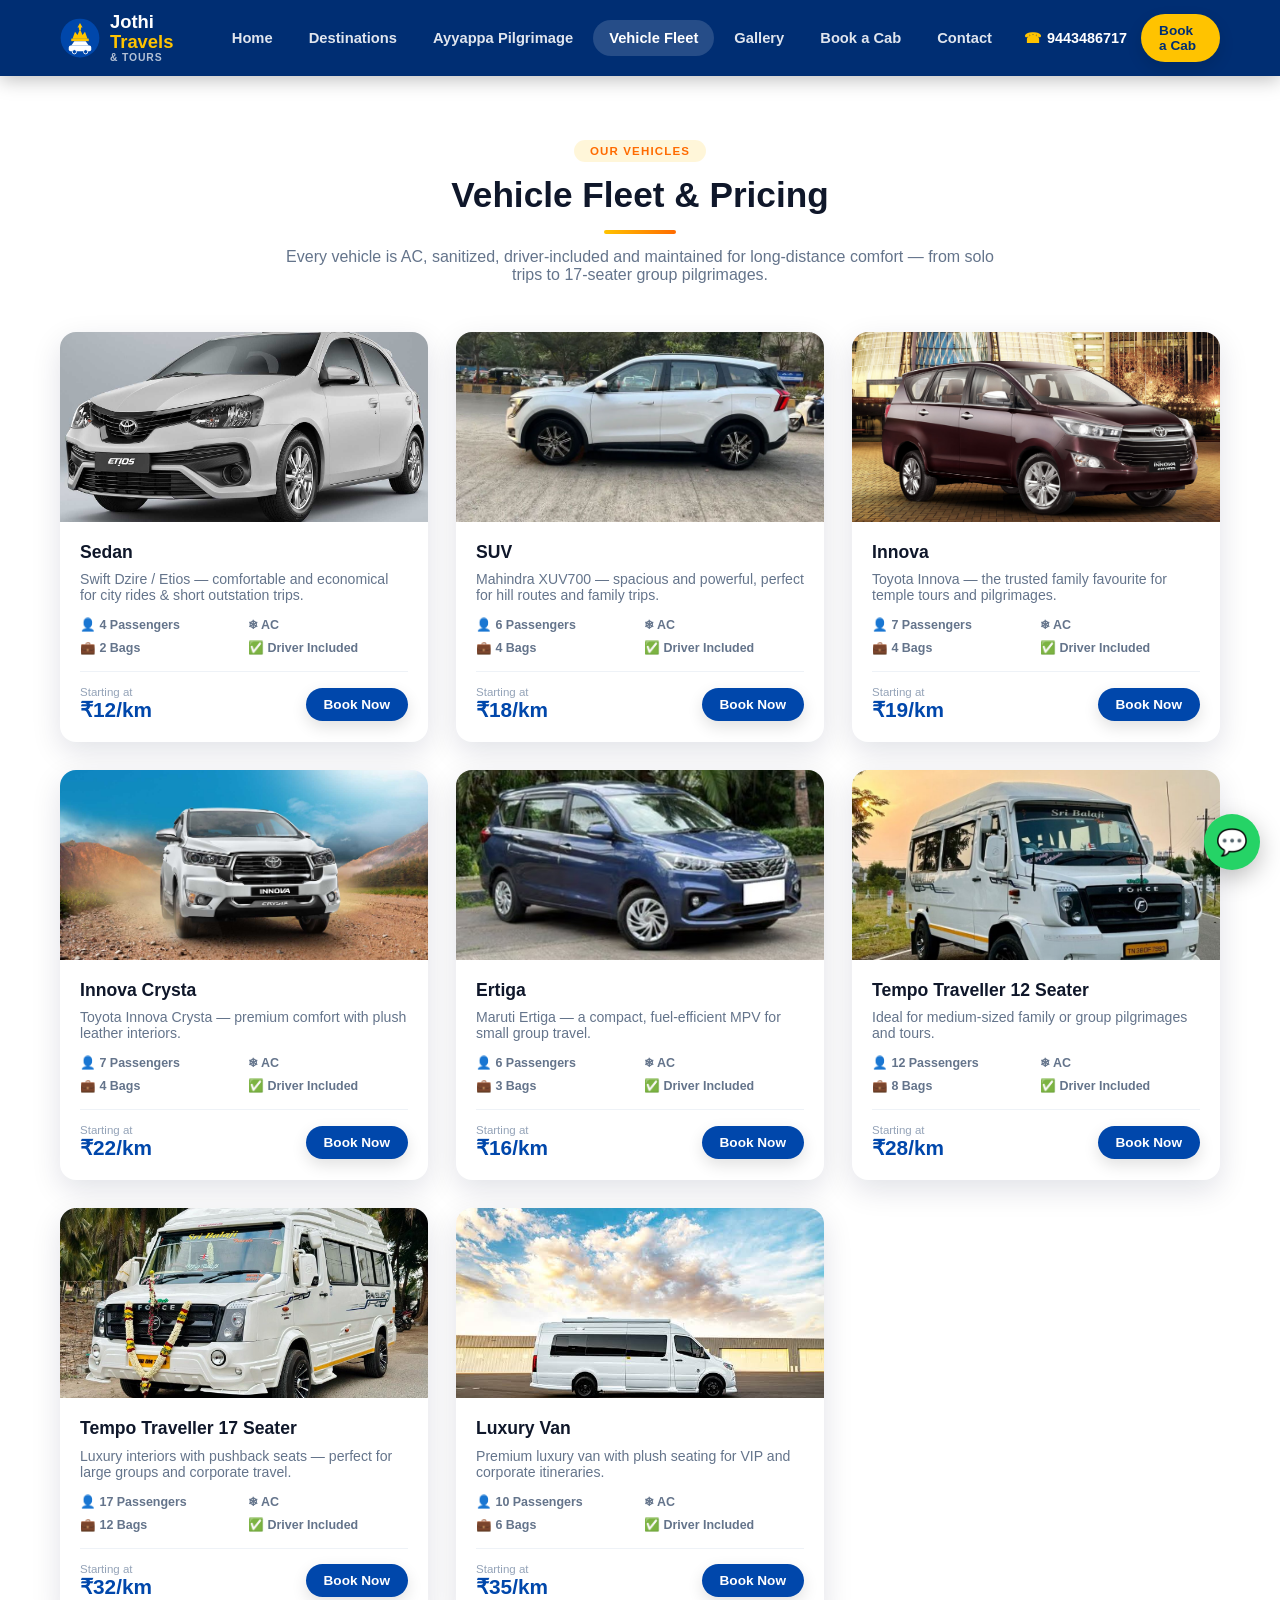
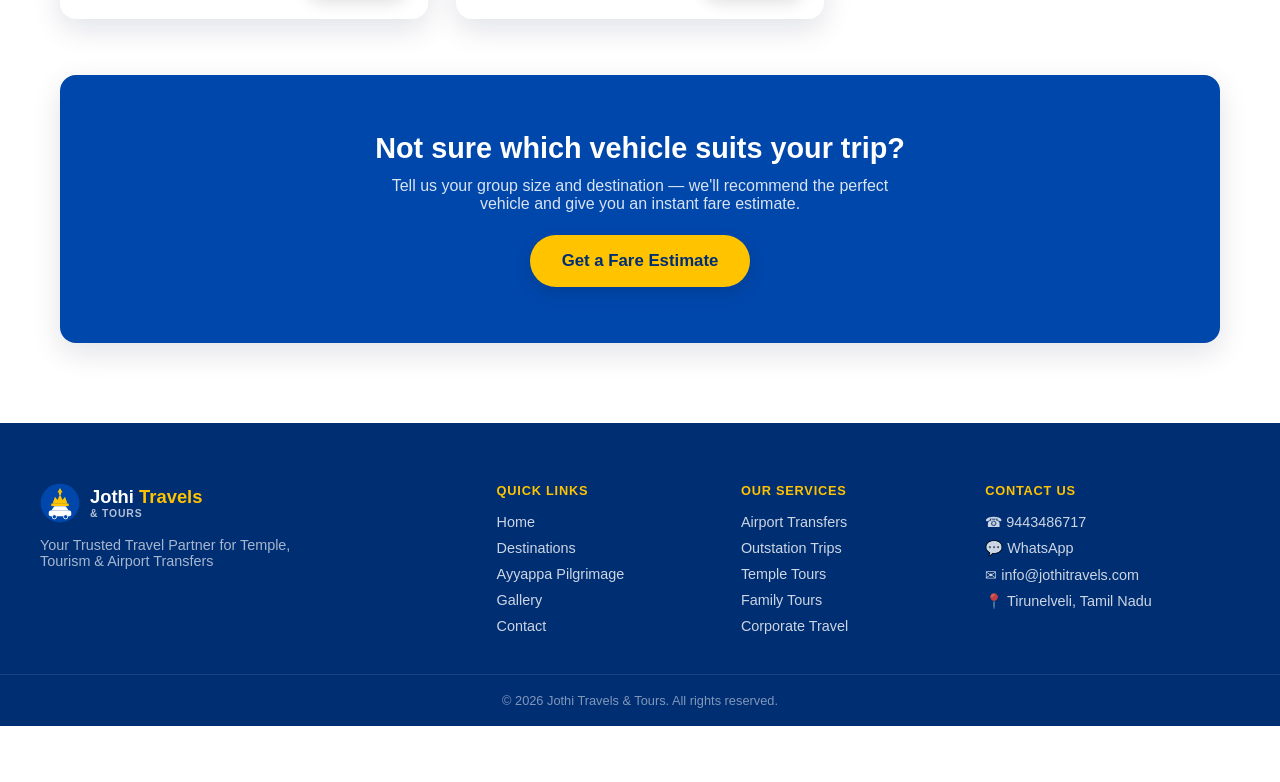
<file: fleet.html>
<!DOCTYPE html>
<html lang="en">
<head>
<meta charset="UTF-8">
<meta name="viewport" content="width=device-width, initial-scale=1.0">
<title>Vehicle Fleet | Jothi Travels & Tours</title>
<meta name="description" content="Explore Jothi Travels' vehicle fleet — Sedan, SUV, Innova, Innova Crysta, Ertiga, Tempo Traveller and Luxury Van, all AC with driver included.">
<link rel="stylesheet" href="css/style.css">
</head>
<body>

<header class="site-header solid">
  <div class="container">
    <a href="index.html" class="logo">
      <svg viewBox="0 0 64 64" xmlns="http://www.w3.org/2000/svg"><circle cx="32" cy="32" r="31" fill="#0047AB"/><path d="M32 8 L36 15 H28 Z" fill="#FFC300"/><rect x="30.3" y="14" width="3.4" height="5" fill="#FFC300"/><path d="M20 33 L24 22 L28 27 L32 18 L36 27 L40 22 L44 33 Z" fill="#FFC300"/><rect x="18" y="33" width="28" height="4" fill="#FFC300"/><g transform="translate(14,38)"><rect x="0" y="6" width="36" height="9" rx="3" fill="#ffffff"/><path d="M4 6 L9 -1 H27 L32 6 Z" fill="#ffffff"/><circle cx="9" cy="16" r="3.4" fill="#0047AB" stroke="#fff" stroke-width="1.4"/><circle cx="27" cy="16" r="3.4" fill="#0047AB" stroke="#fff" stroke-width="1.4"/></g></svg>
      <div class="logo-text"><div class="name">Jothi<span> Travels</span></div><div class="sub">&amp; Tours</div></div>
    </a>
    <nav class="main-nav">
      <a href="index.html">Home</a><a href="destinations.html">Destinations</a><a href="ayyappa-pilgrimage.html">Ayyappa Pilgrimage</a><a href="fleet.html" class="active">Vehicle Fleet</a><a href="gallery.html">Gallery</a><a href="booking.html">Book a Cab</a><a href="contact.html">Contact</a>
    </nav>
    <div class="header-actions"><a class="header-phone" href="tel:+919443486717"><span class="dot">&#9742;</span> 9443486717</a><a class="btn btn-gold btn-sm" href="booking.html">Book a Cab</a></div>
    <button class="nav-toggle" aria-label="Toggle navigation">&#9776;</button>
  </div>
  <nav class="mobile-nav"><a href="index.html">Home</a><a href="destinations.html">Destinations</a><a href="ayyappa-pilgrimage.html">Ayyappa Pilgrimage</a><a href="fleet.html">Vehicle Fleet</a><a href="gallery.html">Gallery</a><a href="booking.html">Book a Cab</a><a href="contact.html">Contact</a></nav>
</header>

<section style="padding-top:140px;">
  <div class="container">
    <div class="section-heading">
      <span class="eyebrow">Our Vehicles</span>
      <h2>Vehicle Fleet &amp; Pricing</h2>
      <p>Every vehicle is AC, sanitized, driver-included and maintained for long-distance comfort — from solo trips to 17-seater group pilgrimages.</p>
    </div>

    <div class="grid grid-3" id="fleet-grid">
      <!-- Sedan -->
      <div class="card vehicle-card"><div class="v-img"><img src="images/fleet/sedan-etios.jpg" alt="Sedan"></div>
        <div class="v-body"><h3>Sedan</h3><p class="v-desc">Swift Dzire / Etios — comfortable and economical for city rides &amp; short outstation trips.</p>
        <div class="v-specs"><span>&#128100; 4 Passengers</span><span>&#10052; AC</span><span>&#128188; 2 Bags</span><span>&#9989; Driver Included</span></div>
        <div class="v-price-row"><div><div class="price-label">Starting at</div><div class="price">&#8377;12/km</div></div><a href="booking.html?vehicle=Sedan" class="btn btn-blue btn-sm">Book Now</a></div></div></div>
      <!-- SUV -->
      <div class="card vehicle-card"><div class="v-img"><img src="images/fleet/suv-xuv700.jpg" alt="SUV"></div>
        <div class="v-body"><h3>SUV</h3><p class="v-desc">Mahindra XUV700 — spacious and powerful, perfect for hill routes and family trips.</p>
        <div class="v-specs"><span>&#128100; 6 Passengers</span><span>&#10052; AC</span><span>&#128188; 4 Bags</span><span>&#9989; Driver Included</span></div>
        <div class="v-price-row"><div><div class="price-label">Starting at</div><div class="price">&#8377;18/km</div></div><a href="booking.html?vehicle=SUV" class="btn btn-blue btn-sm">Book Now</a></div></div></div>
      <!-- Innova -->
      <div class="card vehicle-card"><div class="v-img"><img src="images/fleet/innova.jpg" alt="Innova"></div>
        <div class="v-body"><h3>Innova</h3><p class="v-desc">Toyota Innova — the trusted family favourite for temple tours and pilgrimages.</p>
        <div class="v-specs"><span>&#128100; 7 Passengers</span><span>&#10052; AC</span><span>&#128188; 4 Bags</span><span>&#9989; Driver Included</span></div>
        <div class="v-price-row"><div><div class="price-label">Starting at</div><div class="price">&#8377;19/km</div></div><a href="booking.html?vehicle=Innova" class="btn btn-blue btn-sm">Book Now</a></div></div></div>
      <!-- Innova Crysta -->
      <div class="card vehicle-card"><div class="v-img"><img src="images/fleet/innova-crysta.jpg" alt="Innova Crysta"></div>
        <div class="v-body"><h3>Innova Crysta</h3><p class="v-desc">Toyota Innova Crysta — premium comfort with plush leather interiors.</p>
        <div class="v-specs"><span>&#128100; 7 Passengers</span><span>&#10052; AC</span><span>&#128188; 4 Bags</span><span>&#9989; Driver Included</span></div>
        <div class="v-price-row"><div><div class="price-label">Starting at</div><div class="price">&#8377;22/km</div></div><a href="booking.html?vehicle=Innova%20Crysta" class="btn btn-blue btn-sm">Book Now</a></div></div></div>
      <!-- Ertiga -->
      <div class="card vehicle-card"><div class="v-img"><img src="images/fleet/ertiga.jpg" alt="Ertiga"></div>
        <div class="v-body"><h3>Ertiga</h3><p class="v-desc">Maruti Ertiga — a compact, fuel-efficient MPV for small group travel.</p>
        <div class="v-specs"><span>&#128100; 6 Passengers</span><span>&#10052; AC</span><span>&#128188; 3 Bags</span><span>&#9989; Driver Included</span></div>
        <div class="v-price-row"><div><div class="price-label">Starting at</div><div class="price">&#8377;16/km</div></div><a href="booking.html?vehicle=Ertiga" class="btn btn-blue btn-sm">Book Now</a></div></div></div>
      <!-- Tempo 12 -->
      <div class="card vehicle-card"><div class="v-img"><img src="images/fleet/tempo-traveller-12-seater.jpeg" alt="Tempo Traveller 12 Seater"></div>
        <div class="v-body"><h3>Tempo Traveller 12 Seater</h3><p class="v-desc">Ideal for medium-sized family or group pilgrimages and tours.</p>
        <div class="v-specs"><span>&#128100; 12 Passengers</span><span>&#10052; AC</span><span>&#128188; 8 Bags</span><span>&#9989; Driver Included</span></div>
        <div class="v-price-row"><div><div class="price-label">Starting at</div><div class="price">&#8377;28/km</div></div><a href="booking.html?vehicle=Tempo%20Traveller%2012%20Seater" class="btn btn-blue btn-sm">Book Now</a></div></div></div>
      <!-- Tempo 17 -->
      <div class="card vehicle-card"><div class="v-img"><img src="images/fleet/tempo-traveller-17-seater.jpeg" alt="Tempo Traveller 17 Seater"></div>
        <div class="v-body"><h3>Tempo Traveller 17 Seater</h3><p class="v-desc">Luxury interiors with pushback seats — perfect for large groups and corporate travel.</p>
        <div class="v-specs"><span>&#128100; 17 Passengers</span><span>&#10052; AC</span><span>&#128188; 12 Bags</span><span>&#9989; Driver Included</span></div>
        <div class="v-price-row"><div><div class="price-label">Starting at</div><div class="price">&#8377;32/km</div></div><a href="booking.html?vehicle=Tempo%20Traveller%2017%20Seater" class="btn btn-blue btn-sm">Book Now</a></div></div></div>
      <!-- Luxury Van -->
      <div class="card vehicle-card"><div class="v-img"><img src="images/fleet/luxury-van.jpg" alt="Luxury Van"></div>
        <div class="v-body"><h3>Luxury Van</h3><p class="v-desc">Premium luxury van with plush seating for VIP and corporate itineraries.</p>
        <div class="v-specs"><span>&#128100; 10 Passengers</span><span>&#10052; AC</span><span>&#128188; 6 Bags</span><span>&#9989; Driver Included</span></div>
        <div class="v-price-row"><div><div class="price-label">Starting at</div><div class="price">&#8377;35/km</div></div><a href="booking.html?vehicle=Luxury%20Van" class="btn btn-blue btn-sm">Book Now</a></div></div></div>
    </div>

    <div class="card text-center" style="background:#0047AB;color:#fff;padding:56px 30px;margin-top:56px;">
      <h2 style="font-size:1.8rem;">Not sure which vehicle suits your trip?</h2>
      <p style="opacity:.85;max-width:520px;margin:12px auto 0;">Tell us your group size and destination — we'll recommend the perfect vehicle and give you an instant fare estimate.</p>
      <a href="booking.html" class="btn btn-gold btn-lg" style="margin-top:22px;">Get a Fare Estimate</a>
    </div>
  </div>
</section>

<footer class="site-footer">
  <div class="container footer-grid">
    <div><div class="logo"><svg viewBox="0 0 64 64" width="40" height="40" xmlns="http://www.w3.org/2000/svg"><circle cx="32" cy="32" r="31" fill="#0047AB"/><path d="M32 8 L36 15 H28 Z" fill="#FFC300"/><rect x="30.3" y="14" width="3.4" height="5" fill="#FFC300"/><path d="M20 33 L24 22 L28 27 L32 18 L36 27 L40 22 L44 33 Z" fill="#FFC300"/><rect x="18" y="33" width="28" height="4" fill="#FFC300"/><g transform="translate(14,38)"><rect x="0" y="6" width="36" height="9" rx="3" fill="#ffffff"/><path d="M4 6 L9 -1 H27 L32 6 Z" fill="#ffffff"/><circle cx="9" cy="16" r="3.4" fill="#0047AB" stroke="#fff" stroke-width="1.4"/><circle cx="27" cy="16" r="3.4" fill="#0047AB" stroke="#fff" stroke-width="1.4"/></g></svg><div class="logo-text"><div class="name">Jothi<span> Travels</span></div><div class="sub">&amp; Tours</div></div></div>
      <p class="footer-tagline">Your Trusted Travel Partner for Temple, Tourism &amp; Airport Transfers</p></div>
    <div><h4>Quick Links</h4><ul><li><a href="index.html">Home</a></li><li><a href="destinations.html">Destinations</a></li><li><a href="ayyappa-pilgrimage.html">Ayyappa Pilgrimage</a></li><li><a href="gallery.html">Gallery</a></li><li><a href="contact.html">Contact</a></li></ul></div>
    <div><h4>Our Services</h4><ul><li>Airport Transfers</li><li>Outstation Trips</li><li>Temple Tours</li><li>Family Tours</li><li>Corporate Travel</li></ul></div>
    <div><h4>Contact Us</h4><ul><li>&#9742; <a href="tel:+919443486717">9443486717</a></li><li>&#128172; <a href="https://wa.me/919443486717" target="_blank" rel="noopener">WhatsApp</a></li><li>&#9993; <a href="mailto:info@jothitravels.com">info@jothitravels.com</a></li><li>&#128205; Tirunelveli, Tamil Nadu</li></ul></div>
  </div>
  <div class="footer-bottom">&copy; <span id="year"></span> Jothi Travels &amp; Tours. All rights reserved.</div>
</footer>

<a class="whatsapp-float" href="https://wa.me/919443486717?text=Hello%2C%20I%20would%20like%20to%20book%20a%20cab." target="_blank" rel="noopener" aria-label="Chat on WhatsApp">&#128172;</a>
<div class="sticky-bar"><a class="call" href="tel:+919443486717">&#9742;<span>Call Now</span></a><a class="wa" href="https://wa.me/919443486717?text=Hello%2C%20I%20would%20like%20to%20book%20a%20cab." target="_blank" rel="noopener">&#128172;<span>WhatsApp</span></a><a class="book" href="booking.html">&#128197;<span>Book Now</span></a></div>

<script src="js/main.js"></script>
<script>document.getElementById('year').textContent = new Date().getFullYear();</script>
</body>
</html>
</file>
<file: css/style.css>
/* =========================================================
   Jothi Travels & Tours — Simple HTML/CSS/JS Website
   ========================================================= */

:root {
  --royal-blue: #0047ab;
  --royal-blue-dark: #002e73;
  --gold: #ffc300;
  --gold-soft: #ffe082;
  --sunset-orange: #ff6b00;
  --emerald-green: #00a86b;
  --sky-blue: #00bfff;
  --cream: #fff8e7;
  --soft-purple: #7c6bd6;
  --ink: #0f172a;
  --muted: #64748b;
  --radius: 16px;
  --shadow: 0 10px 30px rgba(0, 20, 60, 0.12);
}

* { box-sizing: border-box; }
html { scroll-behavior: smooth; }
body {
  margin: 0;
  font-family: "Segoe UI", -apple-system, Roboto, Helvetica, Arial, sans-serif;
  color: var(--ink);
  background: #fff;
  padding-bottom: 56px; /* space for mobile sticky bar */
}
img { max-width: 100%; display: block; }
a { text-decoration: none; color: inherit; }
ul { margin: 0; padding: 0; list-style: none; }
h1, h2, h3, h4 { margin: 0; line-height: 1.2; }
p { margin: 0; }
.container { max-width: 1200px; margin: 0 auto; padding: 0 20px; }

/* ---------- Buttons ---------- */
.btn {
  display: inline-flex;
  align-items: center;
  gap: 8px;
  border: none;
  border-radius: 999px;
  padding: 13px 26px;
  font-weight: 700;
  font-size: 0.95rem;
  cursor: pointer;
  transition: all 0.2s ease;
  box-shadow: 0 6px 16px rgba(0, 0, 0, 0.12);
}
.btn:hover { transform: translateY(-2px); box-shadow: 0 10px 22px rgba(0, 0, 0, 0.18); }
.btn-lg { padding: 16px 32px; font-size: 1.05rem; }
.btn-sm { padding: 9px 18px; font-size: 0.85rem; }
.btn-block { width: 100%; justify-content: center; }
.btn-blue { background: var(--royal-blue); color: #fff; }
.btn-gold { background: var(--gold); color: var(--royal-blue-dark); }
.btn-sunset { background: linear-gradient(135deg, var(--sunset-orange), var(--gold)); color: #fff; }
.btn-whatsapp { background: #25d366; color: #fff; }
.btn-outline { background: transparent; border: 2px solid #fff; color: #fff; box-shadow: none; }
.btn-outline-blue { background: transparent; border: 2px solid var(--royal-blue); color: var(--royal-blue); box-shadow: none; }
.btn-outline-blue:hover { background: var(--royal-blue); color: #fff; }

/* ---------- Header / Nav ---------- */
.site-header {
  position: fixed;
  top: 0; left: 0; right: 0;
  z-index: 999;
  background: transparent;
  transition: background 0.3s ease, box-shadow 0.3s ease;
  padding: 12px 0;
}
.site-header.solid {
  background: var(--royal-blue-dark);
  box-shadow: 0 4px 18px rgba(0, 0, 0, 0.25);
}
.site-header .container {
  display: flex;
  align-items: center;
  justify-content: space-between;
  gap: 16px;
}
.logo { display: flex; align-items: center; gap: 10px; }
.logo svg { width: 40px; height: 40px; flex-shrink: 0; }
.logo-text { line-height: 1.1; }
.logo-text .name { font-size: 1.15rem; font-weight: 800; color: #fff; }
.logo-text .name span { color: var(--gold); }
.logo-text .sub { font-size: 0.65rem; font-weight: 700; letter-spacing: 0.08em; text-transform: uppercase; color: rgba(255,255,255,0.7); }

.main-nav { display: flex; gap: 4px; }
.main-nav a {
  color: rgba(255,255,255,0.88);
  font-weight: 600;
  font-size: 0.92rem;
  padding: 10px 16px;
  border-radius: 999px;
  transition: background 0.2s;
  white-space: nowrap;
}
.main-nav a:hover, .main-nav a.active { background: rgba(255,255,255,0.15); color: #fff; }

.header-actions { display: flex; align-items: center; gap: 14px; }
.header-phone { color: #fff; font-weight: 700; font-size: 0.9rem; display: flex; align-items: center; gap: 6px; }
.header-phone .dot { color: var(--gold); }

.nav-toggle {
  display: none;
  background: none;
  border: none;
  color: #fff;
  font-size: 1.6rem;
  cursor: pointer;
}

.mobile-nav {
  display: none;
  flex-direction: column;
  background: var(--royal-blue-dark);
  padding: 10px 20px 20px;
}
.mobile-nav a {
  color: rgba(255,255,255,0.88);
  font-weight: 600;
  padding: 12px 6px;
  border-bottom: 1px solid rgba(255,255,255,0.08);
}
.mobile-nav.open { display: flex; }

@media (max-width: 960px) {
  .main-nav, .header-actions { display: none; }
  .nav-toggle { display: block; }
}

/* ---------- Hero Slider (home) ---------- */
.hero-slider {
  position: relative;
  height: 92vh;
  min-height: 620px;
  overflow: hidden;
  color: #fff;
}
.hero-slide {
  position: absolute;
  inset: 0;
  opacity: 0;
  transition: opacity 1.1s ease;
}
.hero-slide.active { opacity: 1; }
.hero-slide img { width: 100%; height: 100%; object-fit: cover; }
.hero-slide::after {
  content: "";
  position: absolute; inset: 0;
  background: linear-gradient(180deg, rgba(0,20,60,0.2) 0%, rgba(0,15,45,0.78) 100%);
}
.hero-content {
  position: absolute; inset: 0;
  z-index: 5;
  display: flex; flex-direction: column; align-items: center; justify-content: center;
  text-align: center; padding: 0 20px;
}
.hero-eyebrow {
  background: rgba(255,255,255,0.15);
  padding: 6px 18px; border-radius: 999px;
  font-size: 0.75rem; font-weight: 700; letter-spacing: 0.1em; text-transform: uppercase;
  color: var(--gold); margin-bottom: 18px; backdrop-filter: blur(6px);
}
.hero-title { font-size: 3.2rem; font-weight: 800; text-shadow: 0 4px 24px rgba(0,0,0,0.4); }
.hero-subtitle { max-width: 620px; margin: 16px auto 0; font-size: 1.1rem; color: rgba(255,255,255,0.92); }
.hero-actions { margin-top: 34px; display: flex; gap: 12px; flex-wrap: wrap; justify-content: center; }
.hero-arrow {
  position: absolute; top: 50%; transform: translateY(-50%);
  background: rgba(255,255,255,0.15); border: none; color: #fff;
  width: 46px; height: 46px; border-radius: 999px; font-size: 1.4rem; cursor: pointer; z-index: 6;
}
.hero-arrow:hover { background: rgba(255,255,255,0.3); }
.hero-arrow.prev { left: 18px; }
.hero-arrow.next { right: 18px; }
.hero-dots { position: absolute; bottom: 26px; left: 50%; transform: translateX(-50%); display: flex; gap: 8px; z-index: 6; }
.hero-dots button { width: 10px; height: 10px; border-radius: 999px; border: none; background: rgba(255,255,255,0.5); cursor: pointer; padding: 0; }
.hero-dots button.active { width: 32px; background: var(--gold); }
@media (max-width: 640px) {
  .hero-title { font-size: 2.1rem; }
  .hero-arrow { display: none; }
}

/* ---------- Page Banner (non-home pages) ---------- */
.page-banner {
  position: relative;
  min-height: 340px;
  display: flex; align-items: center; justify-content: center;
  text-align: center; color: #fff; overflow: hidden;
}
.page-banner img { position: absolute; inset: 0; width: 100%; height: 100%; object-fit: cover; z-index: 0; }
.page-banner::after { content: ""; position: absolute; inset: 0; background: linear-gradient(180deg, rgba(0,20,60,0.35), rgba(0,15,45,0.85)); z-index: 1; }
.page-banner-content { position: relative; z-index: 2; padding: 100px 20px 40px; }
.page-banner h1 { font-size: 2.6rem; font-weight: 800; }
.page-banner p { margin-top: 12px; max-width: 640px; color: rgba(255,255,255,0.88); }

/* ---------- Sections ---------- */
section { padding: 80px 0; }
.section-alt { background: #f8fafc; }
.section-heading { text-align: center; max-width: 720px; margin: 0 auto 48px; }
.eyebrow {
  display: inline-block; background: rgba(255,195,0,0.15); color: var(--sunset-orange);
  padding: 5px 16px; border-radius: 999px; font-size: 0.72rem; font-weight: 800;
  letter-spacing: 0.1em; text-transform: uppercase; margin-bottom: 12px;
}
.section-heading h2 { font-size: 2.2rem; font-weight: 800; position: relative; }
.section-heading h2::after {
  content: ""; display: block; width: 72px; height: 4px; margin: 14px auto 0;
  border-radius: 999px; background: linear-gradient(90deg, var(--gold), var(--sunset-orange));
}
.section-heading p { margin-top: 14px; color: var(--muted); }

/* ---------- Grid / Cards ---------- */
.grid { display: grid; gap: 28px; }
.grid-2 { grid-template-columns: repeat(2, 1fr); }
.grid-3 { grid-template-columns: repeat(3, 1fr); }
.grid-4 { grid-template-columns: repeat(4, 1fr); }
.grid-6 { grid-template-columns: repeat(6, 1fr); }
@media (max-width: 960px) { .grid-3, .grid-4 { grid-template-columns: repeat(2, 1fr); } .grid-6 { grid-template-columns: repeat(3,1fr); } }
@media (max-width: 640px) { .grid-2, .grid-3, .grid-4, .grid-6 { grid-template-columns: 1fr; } }

.card {
  background: #fff; border-radius: var(--radius); box-shadow: var(--shadow);
  overflow: hidden; transition: transform 0.25s, box-shadow 0.25s;
}
.card:hover { transform: translateY(-6px); box-shadow: 0 18px 40px rgba(0,20,60,0.18); }

.icon-card { padding: 28px; background: rgba(255,255,255,0.7); border: 1px solid rgba(255,255,255,0.6); }
.icon-box {
  width: 52px; height: 52px; border-radius: 14px; display: flex; align-items: center; justify-content: center;
  font-size: 1.5rem; margin-bottom: 16px;
}
.icon-card h3 { font-size: 1.1rem; font-weight: 700; margin-bottom: 8px; }
.icon-card p { color: var(--muted); font-size: 0.92rem; }

.dest-card .dest-img { position: relative; height: 220px; overflow: hidden; }
.dest-card .dest-img img { width: 100%; height: 100%; object-fit: cover; transition: transform 0.5s; }
.dest-card:hover .dest-img img { transform: scale(1.08); }
.dest-badge {
  position: absolute; top: 12px; left: 12px; background: var(--gold); color: var(--royal-blue-dark);
  font-size: 0.7rem; font-weight: 800; padding: 4px 12px; border-radius: 999px;
}
.dest-distance {
  position: absolute; bottom: 10px; left: 12px; color: #fff; font-size: 0.78rem; font-weight: 700;
  display: flex; align-items: center; gap: 4px;
}
.dest-img::after { content: ""; position: absolute; inset: 0; background: linear-gradient(to top, rgba(0,0,0,0.55), transparent 55%); }
.dest-body { padding: 20px; }
.dest-body h3 { font-size: 1.1rem; font-weight: 700; margin-bottom: 8px; }
.dest-body p { color: var(--muted); font-size: 0.9rem; margin-bottom: 16px; min-height: 60px; }
.dest-actions { display: flex; gap: 8px; }
.dest-actions .btn { flex: 1; justify-content: center; }

.vehicle-card .v-img { height: 190px; overflow: hidden; background: #f1f5f9; }
.vehicle-card .v-img img { width: 100%; height: 100%; object-fit: cover; }
.vehicle-card .v-body { padding: 20px; }
.vehicle-card h3 { font-size: 1.1rem; font-weight: 700; }
.vehicle-card .v-desc { color: var(--muted); font-size: 0.88rem; margin: 8px 0 14px; }
.v-specs { display: grid; grid-template-columns: 1fr 1fr; gap: 8px; font-size: 0.78rem; font-weight: 700; color: var(--muted); margin-bottom: 16px; }
.v-price-row { display: flex; align-items: center; justify-content: space-between; border-top: 1px solid #eef2f7; padding-top: 14px; }
.v-price-row .price { color: var(--royal-blue); font-size: 1.3rem; font-weight: 800; }
.v-price-row .price-label { font-size: 0.72rem; color: #94a3b8; }

.ayyappa-card { border: 1px solid #ffe6b3; }
.ayyappa-card .a-img { height: 200px; position: relative; overflow: hidden; }
.ayyappa-card .a-img img { width: 100%; height: 100%; object-fit: cover; }
.a-duration { position: absolute; top: 12px; left: 12px; background: var(--sunset-orange); color: #fff; font-size: 0.7rem; font-weight: 800; padding: 4px 12px; border-radius: 999px; }
.ayyappa-card .a-body { padding: 22px; }
.ayyappa-card h3 { font-size: 1.1rem; font-weight: 700; margin-bottom: 8px; }
.ayyappa-card p { color: var(--muted); font-size: 0.9rem; margin-bottom: 14px; }
.a-highlights { margin-bottom: 18px; }
.a-highlights li { display: flex; gap: 8px; align-items: flex-start; font-size: 0.85rem; margin-bottom: 6px; }
.a-highlights li::before { content: "✓"; color: var(--emerald-green); font-weight: 800; }
.a-actions { display: flex; gap: 8px; }
.a-actions .btn { flex: 1; justify-content: center; }

/* ---------- Circuit Route ---------- */
.circuit-wrap { display: flex; flex-direction: column; align-items: center; max-width: 460px; margin: 0 auto; }
.circuit-stop {
  width: 100%; display: flex; gap: 14px; background: rgba(255,255,255,0.7);
  border: 1px solid #ffe6b3; border-radius: var(--radius); padding: 18px; box-shadow: var(--shadow);
}
.circuit-stop .num { width: 42px; height: 42px; border-radius: 999px; background: rgba(255,107,0,0.1); color: var(--sunset-orange); display: flex; align-items: center; justify-content: center; font-weight: 800; flex-shrink: 0; }
.circuit-stop h4 { font-weight: 700; margin-bottom: 4px; }
.circuit-stop p { color: var(--muted); font-size: 0.85rem; }
.circuit-stop .dist { display: block; margin-top: 4px; color: var(--royal-blue); font-weight: 700; font-size: 0.78rem; }
.circuit-arrow { color: var(--gold); font-size: 1.6rem; margin: 10px 0; }

/* ---------- Testimonials ---------- */
.testimonial-section { background: linear-gradient(135deg, var(--royal-blue), var(--sky-blue)); color: #fff; }
.testimonial-track { position: relative; max-width: 680px; margin: 0 auto; min-height: 220px; }
.testimonial-slide {
  position: absolute; inset: 0; opacity: 0; transition: opacity 0.5s;
  background: rgba(255,255,255,0.14); border: 1px solid rgba(255,255,255,0.25);
  border-radius: var(--radius); padding: 36px; text-align: center; backdrop-filter: blur(10px);
}
.testimonial-slide.active { opacity: 1; position: relative; }
.testimonial-slide .quote { font-style: italic; font-size: 1.05rem; }
.testimonial-stars { color: var(--gold); margin: 14px 0 8px; }
.testimonial-slide .name { font-weight: 800; }
.testimonial-slide .meta { font-size: 0.85rem; color: rgba(255,255,255,0.7); }
.testimonial-dots { display: flex; justify-content: center; gap: 8px; margin-top: 22px; }
.testimonial-dots button { width: 10px; height: 10px; border-radius: 999px; border: none; background: rgba(255,255,255,0.4); cursor: pointer; }
.testimonial-dots button.active { width: 28px; background: var(--gold); }

/* ---------- Forms ---------- */
.form-grid { display: grid; gap: 16px; }
.form-row-2 { display: grid; grid-template-columns: 1fr 1fr; gap: 16px; }
@media (max-width: 640px) { .form-row-2 { grid-template-columns: 1fr; } }
label { display: block; font-size: 0.85rem; font-weight: 700; color: #334155; margin-bottom: 6px; }
input, select, textarea {
  width: 100%; padding: 12px 14px; border: 1px solid #e2e8f0; border-radius: 12px;
  font-size: 0.92rem; font-family: inherit; background: #fff;
}
input:focus, select:focus, textarea:focus { outline: 2px solid var(--royal-blue); border-color: var(--royal-blue); }
.form-section-title { font-size: 0.8rem; font-weight: 800; text-transform: uppercase; letter-spacing: 0.05em; color: var(--royal-blue); margin: 22px 0 12px; }
.form-section-title:first-child { margin-top: 0; }
.form-error { color: #dc2626; font-weight: 700; font-size: 0.88rem; }
.form-success { background: #ecfdf5; border-radius: var(--radius); padding: 32px; text-align: center; }
.form-success .check { font-size: 2.6rem; color: var(--emerald-green); }
.form-success h3 { margin: 12px 0 8px; }
.form-success p { color: var(--muted); font-size: 0.9rem; }
.booking-layout { display: grid; grid-template-columns: 2fr 1fr; gap: 32px; align-items: start; }
@media (max-width: 900px) { .booking-layout { grid-template-columns: 1fr; } }
.side-card { background: #fff; border-radius: var(--radius); box-shadow: var(--shadow); padding: 26px; margin-bottom: 20px; }
.side-card.blue { background: var(--royal-blue); color: #fff; }
.side-card.blue a { color: var(--gold); font-size: 1.3rem; font-weight: 800; display: flex; align-items: center; gap: 8px; margin-top: 10px; }

/* ---------- Gallery ---------- */
.filter-bar { display: flex; flex-wrap: wrap; justify-content: center; gap: 8px; margin-bottom: 36px; }
.filter-bar button {
  border: none; background: #eef2f7; color: #475569; font-weight: 700; font-size: 0.85rem;
  padding: 9px 20px; border-radius: 999px; cursor: pointer; transition: 0.2s;
}
.filter-bar button.active { background: var(--royal-blue); color: #fff; }
.gallery-grid { column-count: 4; column-gap: 16px; }
.gallery-grid img { width: 100%; border-radius: 12px; margin-bottom: 16px; cursor: pointer; transition: transform 0.3s; }
.gallery-grid img:hover { transform: scale(1.03); }
@media (max-width: 960px) { .gallery-grid { column-count: 3; } }
@media (max-width: 640px) { .gallery-grid { column-count: 2; } }
.lightbox {
  display: none; position: fixed; inset: 0; background: rgba(0,0,0,0.88); z-index: 1000;
  align-items: center; justify-content: center; padding: 20px;
}
.lightbox.open { display: flex; }
.lightbox img { max-height: 85vh; border-radius: 12px; }
.lightbox-close { position: absolute; top: 24px; right: 28px; background: rgba(255,255,255,0.15); color: #fff; border: none; font-size: 1.6rem; width: 44px; height: 44px; border-radius: 999px; cursor: pointer; }
.gallery-count { text-align: center; color: var(--muted); margin-bottom: 24px; }

/* ---------- Ayyappa hero ---------- */
.ayyappa-hero {
  position: relative; min-height: 70vh; display: flex; align-items: center; justify-content: center;
  color: #fff; text-align: center; overflow: hidden;
}
.ayyappa-hero img { position: absolute; inset: 0; width: 100%; height: 100%; object-fit: cover; z-index: 0; }
.ayyappa-hero::after { content: ""; position: absolute; inset: 0; background: linear-gradient(180deg, rgba(26,15,0,0.4), rgba(26,15,0,0.92)); z-index: 1; }
.ayyappa-hero-content { position: relative; z-index: 2; max-width: 680px; padding: 100px 20px 60px; }
.ayyappa-hero h1 { font-size: 2.8rem; font-weight: 800; margin: 14px 0; }
.ayyappa-hero p { color: rgba(255,255,255,0.9); margin-bottom: 26px; }

/* ---------- Fleet/Ayyappa teaser banners ---------- */
.teaser-banner { position: relative; padding: 100px 0; color: #fff; overflow: hidden; }
.teaser-banner img { position: absolute; inset: 0; width: 100%; height: 100%; object-fit: cover; z-index: 0; }
.teaser-banner::after { content: ""; position: absolute; inset: 0; background: linear-gradient(90deg, rgba(26,15,0,0.95), rgba(26,15,0,0.6) 60%, rgba(26,15,0,0.2)); z-index: 1; }
.teaser-content { position: relative; z-index: 2; max-width: 520px; }
.teaser-content h2 { font-size: 2rem; font-weight: 800; margin: 14px 0; }
.teaser-content p { color: rgba(255,255,255,0.9); margin-bottom: 24px; }

/* ---------- CTA / Callback ---------- */
.cta-section { background: linear-gradient(135deg, var(--sunset-orange), var(--gold)); color: #fff; }
.cta-layout { display: grid; grid-template-columns: 1fr 1fr; gap: 40px; align-items: center; }
@media (max-width: 860px) { .cta-layout { grid-template-columns: 1fr; } }
.cta-badge { display: inline-flex; gap: 8px; align-items: center; background: rgba(255,255,255,0.18); padding: 6px 16px; border-radius: 999px; font-size: 0.72rem; font-weight: 800; text-transform: uppercase; letter-spacing: 0.08em; margin-bottom: 14px; }
.cta-layout h2 { font-size: 2rem; font-weight: 800; }
.cta-layout p { margin-top: 14px; color: rgba(255,255,255,0.92); }
.cta-layout p a { font-weight: 800; text-decoration: underline; }
.cta-form-card { background: rgba(255,255,255,0.92); border-radius: var(--radius); padding: 28px; color: var(--ink); }

/* ---------- Footer ---------- */
.site-footer { background: var(--royal-blue-dark); color: rgba(255,255,255,0.8); }
.footer-grid { display: grid; grid-template-columns: 2fr 1fr 1fr 1.2fr; gap: 32px; padding: 60px 0 30px; }
@media (max-width: 860px) { .footer-grid { grid-template-columns: 1fr 1fr; } }
@media (max-width: 560px) { .footer-grid { grid-template-columns: 1fr; } }
.footer-grid h4 { color: var(--gold); font-size: 0.8rem; font-weight: 800; text-transform: uppercase; letter-spacing: 0.06em; margin-bottom: 16px; }
.footer-grid li, .footer-grid p { margin-bottom: 10px; font-size: 0.9rem; }
.footer-grid a:hover { color: #fff; }
.footer-tagline { color: rgba(255,255,255,0.65); margin-top: 14px; font-size: 0.9rem; max-width: 280px; }
.footer-social { display: flex; gap: 10px; margin-top: 18px; }
.footer-social a { width: 36px; height: 36px; border-radius: 999px; background: rgba(255,255,255,0.1); display: flex; align-items: center; justify-content: center; }
.footer-social a:hover { background: var(--gold); color: var(--royal-blue-dark); }
.footer-bottom { border-top: 1px solid rgba(255,255,255,0.1); text-align: center; padding: 18px 0; font-size: 0.8rem; color: rgba(255,255,255,0.5); }
.footer-contact-item { display: flex; align-items: center; gap: 8px; }

/* ---------- Floating buttons ---------- */
.whatsapp-float {
  position: fixed; bottom: 84px; right: 20px; z-index: 998;
  width: 56px; height: 56px; border-radius: 999px; background: #25d366; color: #fff;
  display: flex; align-items: center; justify-content: center; box-shadow: 0 8px 24px rgba(0,0,0,0.25);
  font-size: 1.6rem; animation: pulseRing 2s infinite;
}
@media (min-width: 768px) { .whatsapp-float { bottom: 30px; } }
@keyframes pulseRing {
  0% { box-shadow: 0 0 0 0 rgba(37,211,102,0.55); }
  100% { box-shadow: 0 0 0 16px rgba(37,211,102,0); }
}
.sticky-bar {
  position: fixed; bottom: 0; left: 0; right: 0; z-index: 997;
  display: grid; grid-template-columns: 1fr 1fr 1fr; background: #fff;
  box-shadow: 0 -4px 20px rgba(0,0,0,0.08);
}
@media (min-width: 768px) { .sticky-bar { display: none; } }
.sticky-bar a { display: flex; flex-direction: column; align-items: center; gap: 2px; padding: 10px 0; font-size: 0.68rem; font-weight: 800; border-right: 1px solid #eef2f7; }
.sticky-bar a:last-child { border-right: none; }
.sticky-bar a.call { color: var(--royal-blue); }
.sticky-bar a.wa { color: #25d366; }
.sticky-bar a.book { background: var(--gold); color: var(--royal-blue-dark); }

/* ---------- Fade-in reveal ---------- */
.reveal { opacity: 0; transform: translateY(24px); transition: opacity 0.6s ease, transform 0.6s ease; }
.reveal.visible { opacity: 1; transform: translateY(0); }

/* ---------- Map ---------- */
.map-embed iframe { width: 100%; height: 280px; border: 0; border-radius: var(--radius); }

/* ---------- Misc ---------- */
.text-center { text-align: center; }
.mt-40 { margin-top: 40px; }
</file>
